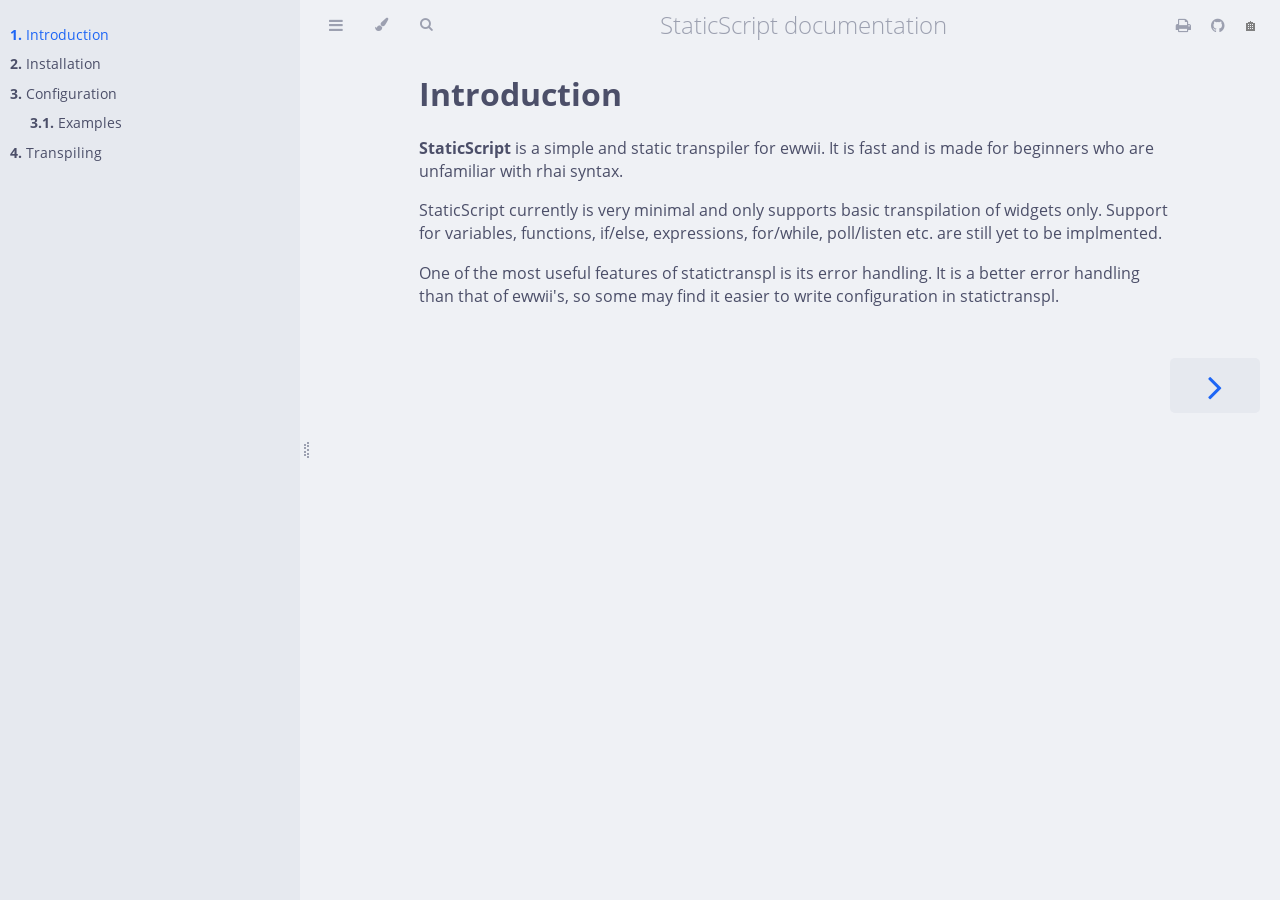
<file: index.html>
<!DOCTYPE HTML>
<html lang="en" class="latte sidebar-visible" dir="ltr">
    <head>
        <!-- Book generated using mdBook -->
        <meta charset="UTF-8">
        <title>Introduction - StaticScript documentation</title>


        <!-- Custom HTML head -->

        <meta name="description" content="">
        <meta name="viewport" content="width=device-width, initial-scale=1">
        <meta name="theme-color" content="#ffffff">

        <link rel="icon" href="favicon.svg">
        <link rel="shortcut icon" href="favicon.png">
        <link rel="stylesheet" href="css/variables.css">
        <link rel="stylesheet" href="css/general.css">
        <link rel="stylesheet" href="css/chrome.css">
        <link rel="stylesheet" href="css/print.css" media="print">

        <!-- Fonts -->
        <link rel="stylesheet" href="FontAwesome/css/font-awesome.css">
        <link rel="stylesheet" href="fonts/fonts.css">

        <!-- Highlight.js Stylesheets -->
        <link rel="stylesheet" id="highlight-css" href="highlight.css">
        <link rel="stylesheet" id="tomorrow-night-css" href="tomorrow-night.css">
        <link rel="stylesheet" id="ayu-highlight-css" href="ayu-highlight.css">

        <!-- Custom theme stylesheets -->
        <link rel="stylesheet" href="./theme/catppuccin.css">
        <link rel="stylesheet" href="./theme/ewwii.css">


        <!-- Provide site root and default themes to javascript -->
        <script>
            const path_to_root = "";
            const default_light_theme = "latte";
            const default_dark_theme = "ewwii";
            window.path_to_searchindex_js = "searchindex.js";
        </script>
        <!-- Start loading toc.js asap -->
        <script src="toc.js"></script>
    </head>
    <body>
    <div id="mdbook-help-container">
        <div id="mdbook-help-popup">
            <h2 class="mdbook-help-title">Keyboard shortcuts</h2>
            <div>
                <p>Press <kbd>←</kbd> or <kbd>→</kbd> to navigate between chapters</p>
                <p>Press <kbd>S</kbd> or <kbd>/</kbd> to search in the book</p>
                <p>Press <kbd>?</kbd> to show this help</p>
                <p>Press <kbd>Esc</kbd> to hide this help</p>
            </div>
        </div>
    </div>
    <div id="body-container">
        <!-- Work around some values being stored in localStorage wrapped in quotes -->
        <script>
            try {
                let theme = localStorage.getItem('mdbook-theme');
                let sidebar = localStorage.getItem('mdbook-sidebar');

                if (theme.startsWith('"') && theme.endsWith('"')) {
                    localStorage.setItem('mdbook-theme', theme.slice(1, theme.length - 1));
                }

                if (sidebar.startsWith('"') && sidebar.endsWith('"')) {
                    localStorage.setItem('mdbook-sidebar', sidebar.slice(1, sidebar.length - 1));
                }
            } catch (e) { }
        </script>

        <!-- Set the theme before any content is loaded, prevents flash -->
        <script>
            const default_theme = window.matchMedia("(prefers-color-scheme: dark)").matches ? default_dark_theme : default_light_theme;
            let theme;
            try { theme = localStorage.getItem('mdbook-theme'); } catch(e) { }
            if (theme === null || theme === undefined) { theme = default_theme; }
            const html = document.documentElement;
            html.classList.remove('latte')
            html.classList.add(theme);
            html.classList.add("js");
        </script>

        <input type="checkbox" id="sidebar-toggle-anchor" class="hidden">

        <!-- Hide / unhide sidebar before it is displayed -->
        <script>
            let sidebar = null;
            const sidebar_toggle = document.getElementById("sidebar-toggle-anchor");
            if (document.body.clientWidth >= 1080) {
                try { sidebar = localStorage.getItem('mdbook-sidebar'); } catch(e) { }
                sidebar = sidebar || 'visible';
            } else {
                sidebar = 'hidden';
                sidebar_toggle.checked = false;
            }
            if (sidebar === 'visible') {
                sidebar_toggle.checked = true;
            } else {
                html.classList.remove('sidebar-visible');
            }
        </script>

        <nav id="sidebar" class="sidebar" aria-label="Table of contents">
            <!-- populated by js -->
            <mdbook-sidebar-scrollbox class="sidebar-scrollbox"></mdbook-sidebar-scrollbox>
            <noscript>
                <iframe class="sidebar-iframe-outer" src="toc.html"></iframe>
            </noscript>
            <div id="sidebar-resize-handle" class="sidebar-resize-handle">
                <div class="sidebar-resize-indicator"></div>
            </div>
        </nav>

        <div id="page-wrapper" class="page-wrapper">

            <div class="page">
                <div id="menu-bar-hover-placeholder"></div>
                <div id="menu-bar" class="menu-bar sticky">
                    <div class="left-buttons">
                        <label id="sidebar-toggle" class="icon-button" for="sidebar-toggle-anchor" title="Toggle Table of Contents" aria-label="Toggle Table of Contents" aria-controls="sidebar">
                            <i class="fa fa-bars"></i>
                        </label>
                        <button id="theme-toggle" class="icon-button" type="button" title="Change theme" aria-label="Change theme" aria-haspopup="true" aria-expanded="false" aria-controls="theme-list">
                            <i class="fa fa-paint-brush"></i>
                        </button>
                        <ul id="theme-list" class="theme-popup" aria-label="Themes" role="menu">
                            <li role="none"><button role="menuitem" class="theme" id="default_theme">Auto</button></li>
                            <li role="none"><button role="menuitem" class="theme" id="light">Light</button></li>
                            <li role="none"><button role="menuitem" class="theme" id="rust">Rust</button></li>
                            <li role="none"><button role="menuitem" class="theme" id="coal">Coal</button></li>
                            <li role="none"><button role="menuitem" class="theme" id="navy">Navy</button></li>
                            <li role="none"><button role="menuitem" class="theme" id="ayu">Ayu</button></li>
                            <li role="none"><button role="menuitem" class="theme" id="latte">Latte</button></li>
                            <li role="none"><button role="menuitem" class="theme" id="frappe">Frappé</button></li>
                            <li role="none"><button role="menuitem" class="theme" id="macchiato">Macchiato</button></li>
                            <li role="none"><button role="menuitem" class="theme" id="mocha">Mocha</button></li>
                            <li role="none"><button role="menuitem" class="theme" id="ewwii">Ewwii</button></li>
                        </ul>
                        <button id="search-toggle" class="icon-button" type="button" title="Search (`/`)" aria-label="Toggle Searchbar" aria-expanded="false" aria-keyshortcuts="/ s" aria-controls="searchbar">
                            <i class="fa fa-search"></i>
                        </button>
                    </div>

                    <h1 class="menu-title">StaticScript documentation</h1>

                    <div class="right-buttons">
                        <a href="print.html" title="Print this book" aria-label="Print this book">
                            <i id="print-button" class="fa fa-print"></i>
                        </a>
                        <a href="https://github.com/Ewwii-sh/staticscript" title="Git repository" aria-label="Git repository">
                            <i id="git-repository-button" class="fa fa-github"></i>
                        </a>

                    </div>
                </div>

                <div id="search-wrapper" class="hidden">
                    <form id="searchbar-outer" class="searchbar-outer">
                        <div class="search-wrapper">
                            <input type="search" id="searchbar" name="searchbar" placeholder="Search this book ..." aria-controls="searchresults-outer" aria-describedby="searchresults-header">
                            <div class="spinner-wrapper">
                                <i class="fa fa-spinner fa-spin"></i>
                            </div>
                        </div>
                    </form>
                    <div id="searchresults-outer" class="searchresults-outer hidden">
                        <div id="searchresults-header" class="searchresults-header"></div>
                        <ul id="searchresults">
                        </ul>
                    </div>
                </div>

                <!-- Apply ARIA attributes after the sidebar and the sidebar toggle button are added to the DOM -->
                <script>
                    document.getElementById('sidebar-toggle').setAttribute('aria-expanded', sidebar === 'visible');
                    document.getElementById('sidebar').setAttribute('aria-hidden', sidebar !== 'visible');
                    Array.from(document.querySelectorAll('#sidebar a')).forEach(function(link) {
                        link.setAttribute('tabIndex', sidebar === 'visible' ? 0 : -1);
                    });
                </script>

                <div id="content" class="content">
                    <main>
                        <h1 id="introduction"><a class="header" href="#introduction">Introduction</a></h1>
<p><strong>StaticScript</strong> is a simple and static transpiler for ewwii. It is fast and is made for beginners who are unfamiliar with rhai syntax.</p>
<p>StaticScript currently is very minimal and only supports basic transpilation of widgets only. Support for variables, functions, if/else, expressions, for/while, poll/listen etc. are still yet to be implmented.</p>
<p>One of the most useful features of statictranspl is its error handling. It is a better error handling than that of ewwii's, so some may find it easier to write configuration in statictranspl.</p>

                    </main>

                    <nav class="nav-wrapper" aria-label="Page navigation">
                        <!-- Mobile navigation buttons -->

                            <a rel="next prefetch" href="installation.html" class="mobile-nav-chapters next" title="Next chapter" aria-label="Next chapter" aria-keyshortcuts="Right">
                                <i class="fa fa-angle-right"></i>
                            </a>

                        <div style="clear: both"></div>
                    </nav>
                </div>
            </div>

            <nav class="nav-wide-wrapper" aria-label="Page navigation">

                    <a rel="next prefetch" href="installation.html" class="nav-chapters next" title="Next chapter" aria-label="Next chapter" aria-keyshortcuts="Right">
                        <i class="fa fa-angle-right"></i>
                    </a>
            </nav>

        </div>




        <script>
            window.playground_copyable = true;
        </script>


        <script src="elasticlunr.min.js"></script>
        <script src="mark.min.js"></script>
        <script src="searcher.js"></script>

        <script src="clipboard.min.js"></script>
        <script src="highlight.js"></script>
        <script src="book.js"></script>

        <!-- Custom JS scripts -->
        <script src="js/home_button.js"></script>



    </div>
    </body>
</html>
</file>
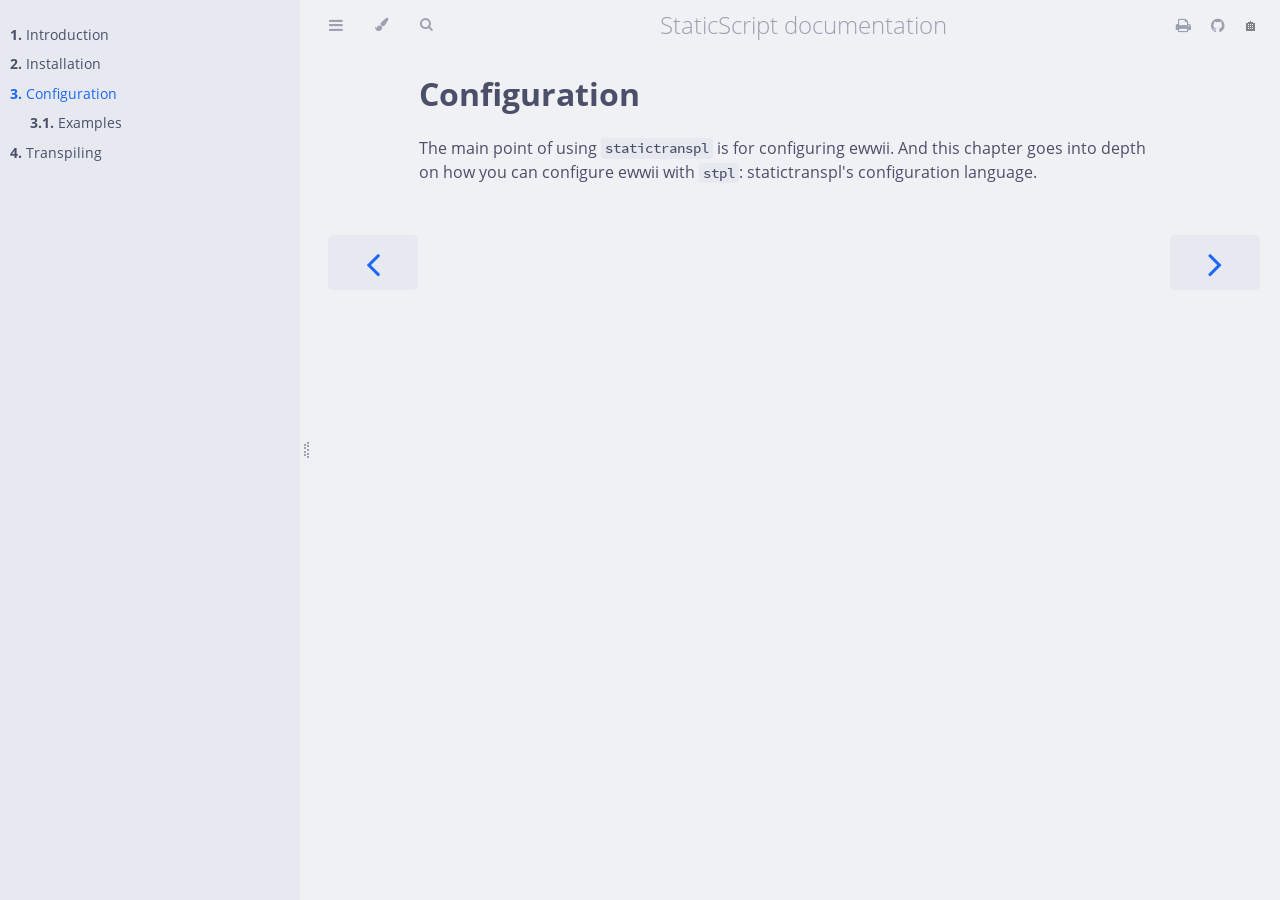
<file: configuration-intro.html>
<!DOCTYPE HTML>
<html lang="en" class="latte sidebar-visible" dir="ltr">
    <head>
        <!-- Book generated using mdBook -->
        <meta charset="UTF-8">
        <title>Configuration - StaticScript documentation</title>


        <!-- Custom HTML head -->

        <meta name="description" content="">
        <meta name="viewport" content="width=device-width, initial-scale=1">
        <meta name="theme-color" content="#ffffff">

        <link rel="icon" href="favicon.svg">
        <link rel="shortcut icon" href="favicon.png">
        <link rel="stylesheet" href="css/variables.css">
        <link rel="stylesheet" href="css/general.css">
        <link rel="stylesheet" href="css/chrome.css">
        <link rel="stylesheet" href="css/print.css" media="print">

        <!-- Fonts -->
        <link rel="stylesheet" href="FontAwesome/css/font-awesome.css">
        <link rel="stylesheet" href="fonts/fonts.css">

        <!-- Highlight.js Stylesheets -->
        <link rel="stylesheet" id="highlight-css" href="highlight.css">
        <link rel="stylesheet" id="tomorrow-night-css" href="tomorrow-night.css">
        <link rel="stylesheet" id="ayu-highlight-css" href="ayu-highlight.css">

        <!-- Custom theme stylesheets -->
        <link rel="stylesheet" href="./theme/catppuccin.css">
        <link rel="stylesheet" href="./theme/ewwii.css">


        <!-- Provide site root and default themes to javascript -->
        <script>
            const path_to_root = "";
            const default_light_theme = "latte";
            const default_dark_theme = "ewwii";
            window.path_to_searchindex_js = "searchindex.js";
        </script>
        <!-- Start loading toc.js asap -->
        <script src="toc.js"></script>
    </head>
    <body>
    <div id="mdbook-help-container">
        <div id="mdbook-help-popup">
            <h2 class="mdbook-help-title">Keyboard shortcuts</h2>
            <div>
                <p>Press <kbd>←</kbd> or <kbd>→</kbd> to navigate between chapters</p>
                <p>Press <kbd>S</kbd> or <kbd>/</kbd> to search in the book</p>
                <p>Press <kbd>?</kbd> to show this help</p>
                <p>Press <kbd>Esc</kbd> to hide this help</p>
            </div>
        </div>
    </div>
    <div id="body-container">
        <!-- Work around some values being stored in localStorage wrapped in quotes -->
        <script>
            try {
                let theme = localStorage.getItem('mdbook-theme');
                let sidebar = localStorage.getItem('mdbook-sidebar');

                if (theme.startsWith('"') && theme.endsWith('"')) {
                    localStorage.setItem('mdbook-theme', theme.slice(1, theme.length - 1));
                }

                if (sidebar.startsWith('"') && sidebar.endsWith('"')) {
                    localStorage.setItem('mdbook-sidebar', sidebar.slice(1, sidebar.length - 1));
                }
            } catch (e) { }
        </script>

        <!-- Set the theme before any content is loaded, prevents flash -->
        <script>
            const default_theme = window.matchMedia("(prefers-color-scheme: dark)").matches ? default_dark_theme : default_light_theme;
            let theme;
            try { theme = localStorage.getItem('mdbook-theme'); } catch(e) { }
            if (theme === null || theme === undefined) { theme = default_theme; }
            const html = document.documentElement;
            html.classList.remove('latte')
            html.classList.add(theme);
            html.classList.add("js");
        </script>

        <input type="checkbox" id="sidebar-toggle-anchor" class="hidden">

        <!-- Hide / unhide sidebar before it is displayed -->
        <script>
            let sidebar = null;
            const sidebar_toggle = document.getElementById("sidebar-toggle-anchor");
            if (document.body.clientWidth >= 1080) {
                try { sidebar = localStorage.getItem('mdbook-sidebar'); } catch(e) { }
                sidebar = sidebar || 'visible';
            } else {
                sidebar = 'hidden';
                sidebar_toggle.checked = false;
            }
            if (sidebar === 'visible') {
                sidebar_toggle.checked = true;
            } else {
                html.classList.remove('sidebar-visible');
            }
        </script>

        <nav id="sidebar" class="sidebar" aria-label="Table of contents">
            <!-- populated by js -->
            <mdbook-sidebar-scrollbox class="sidebar-scrollbox"></mdbook-sidebar-scrollbox>
            <noscript>
                <iframe class="sidebar-iframe-outer" src="toc.html"></iframe>
            </noscript>
            <div id="sidebar-resize-handle" class="sidebar-resize-handle">
                <div class="sidebar-resize-indicator"></div>
            </div>
        </nav>

        <div id="page-wrapper" class="page-wrapper">

            <div class="page">
                <div id="menu-bar-hover-placeholder"></div>
                <div id="menu-bar" class="menu-bar sticky">
                    <div class="left-buttons">
                        <label id="sidebar-toggle" class="icon-button" for="sidebar-toggle-anchor" title="Toggle Table of Contents" aria-label="Toggle Table of Contents" aria-controls="sidebar">
                            <i class="fa fa-bars"></i>
                        </label>
                        <button id="theme-toggle" class="icon-button" type="button" title="Change theme" aria-label="Change theme" aria-haspopup="true" aria-expanded="false" aria-controls="theme-list">
                            <i class="fa fa-paint-brush"></i>
                        </button>
                        <ul id="theme-list" class="theme-popup" aria-label="Themes" role="menu">
                            <li role="none"><button role="menuitem" class="theme" id="default_theme">Auto</button></li>
                            <li role="none"><button role="menuitem" class="theme" id="light">Light</button></li>
                            <li role="none"><button role="menuitem" class="theme" id="rust">Rust</button></li>
                            <li role="none"><button role="menuitem" class="theme" id="coal">Coal</button></li>
                            <li role="none"><button role="menuitem" class="theme" id="navy">Navy</button></li>
                            <li role="none"><button role="menuitem" class="theme" id="ayu">Ayu</button></li>
                            <li role="none"><button role="menuitem" class="theme" id="latte">Latte</button></li>
                            <li role="none"><button role="menuitem" class="theme" id="frappe">Frappé</button></li>
                            <li role="none"><button role="menuitem" class="theme" id="macchiato">Macchiato</button></li>
                            <li role="none"><button role="menuitem" class="theme" id="mocha">Mocha</button></li>
                            <li role="none"><button role="menuitem" class="theme" id="ewwii">Ewwii</button></li>
                        </ul>
                        <button id="search-toggle" class="icon-button" type="button" title="Search (`/`)" aria-label="Toggle Searchbar" aria-expanded="false" aria-keyshortcuts="/ s" aria-controls="searchbar">
                            <i class="fa fa-search"></i>
                        </button>
                    </div>

                    <h1 class="menu-title">StaticScript documentation</h1>

                    <div class="right-buttons">
                        <a href="print.html" title="Print this book" aria-label="Print this book">
                            <i id="print-button" class="fa fa-print"></i>
                        </a>
                        <a href="https://github.com/Ewwii-sh/staticscript" title="Git repository" aria-label="Git repository">
                            <i id="git-repository-button" class="fa fa-github"></i>
                        </a>

                    </div>
                </div>

                <div id="search-wrapper" class="hidden">
                    <form id="searchbar-outer" class="searchbar-outer">
                        <div class="search-wrapper">
                            <input type="search" id="searchbar" name="searchbar" placeholder="Search this book ..." aria-controls="searchresults-outer" aria-describedby="searchresults-header">
                            <div class="spinner-wrapper">
                                <i class="fa fa-spinner fa-spin"></i>
                            </div>
                        </div>
                    </form>
                    <div id="searchresults-outer" class="searchresults-outer hidden">
                        <div id="searchresults-header" class="searchresults-header"></div>
                        <ul id="searchresults">
                        </ul>
                    </div>
                </div>

                <!-- Apply ARIA attributes after the sidebar and the sidebar toggle button are added to the DOM -->
                <script>
                    document.getElementById('sidebar-toggle').setAttribute('aria-expanded', sidebar === 'visible');
                    document.getElementById('sidebar').setAttribute('aria-hidden', sidebar !== 'visible');
                    Array.from(document.querySelectorAll('#sidebar a')).forEach(function(link) {
                        link.setAttribute('tabIndex', sidebar === 'visible' ? 0 : -1);
                    });
                </script>

                <div id="content" class="content">
                    <main>
                        <h1 id="configuration"><a class="header" href="#configuration">Configuration</a></h1>
<p>The main point of using <code>statictranspl</code> is for configuring ewwii. And this chapter goes into depth on how you can configure ewwii with <code>stpl</code>: statictranspl's configuration language.</p>

                    </main>

                    <nav class="nav-wrapper" aria-label="Page navigation">
                        <!-- Mobile navigation buttons -->
                            <a rel="prev" href="installation.html" class="mobile-nav-chapters previous" title="Previous chapter" aria-label="Previous chapter" aria-keyshortcuts="Left">
                                <i class="fa fa-angle-left"></i>
                            </a>

                            <a rel="next prefetch" href="examples.html" class="mobile-nav-chapters next" title="Next chapter" aria-label="Next chapter" aria-keyshortcuts="Right">
                                <i class="fa fa-angle-right"></i>
                            </a>

                        <div style="clear: both"></div>
                    </nav>
                </div>
            </div>

            <nav class="nav-wide-wrapper" aria-label="Page navigation">
                    <a rel="prev" href="installation.html" class="nav-chapters previous" title="Previous chapter" aria-label="Previous chapter" aria-keyshortcuts="Left">
                        <i class="fa fa-angle-left"></i>
                    </a>

                    <a rel="next prefetch" href="examples.html" class="nav-chapters next" title="Next chapter" aria-label="Next chapter" aria-keyshortcuts="Right">
                        <i class="fa fa-angle-right"></i>
                    </a>
            </nav>

        </div>




        <script>
            window.playground_copyable = true;
        </script>


        <script src="elasticlunr.min.js"></script>
        <script src="mark.min.js"></script>
        <script src="searcher.js"></script>

        <script src="clipboard.min.js"></script>
        <script src="highlight.js"></script>
        <script src="book.js"></script>

        <!-- Custom JS scripts -->
        <script src="js/home_button.js"></script>



    </div>
    </body>
</html>
</file>
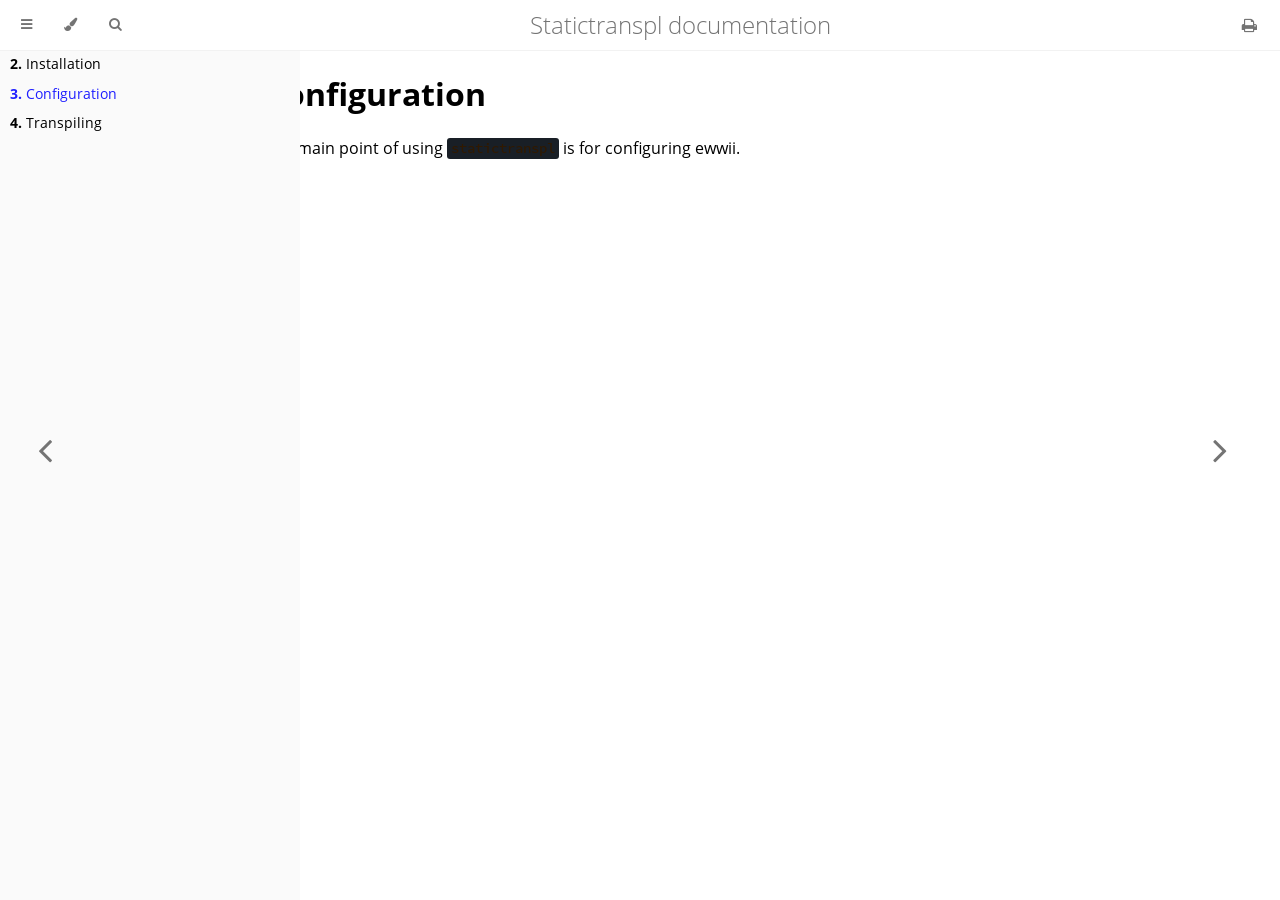
<file: configuration.html>
<!DOCTYPE HTML>
<html lang="en" class="sidebar-visible no-js light">
    <head>
        <!-- Book generated using mdBook -->
        <meta charset="UTF-8">
        <title>Configuration - Statictranspl documentation</title>
        
        


        <!-- Custom HTML head -->
        


        <meta content="text/html; charset=utf-8" http-equiv="Content-Type">
        <meta name="description" content="">
        <meta name="viewport" content="width=device-width, initial-scale=1">
        <meta name="theme-color" content="#ffffff" />

        
        <link rel="icon" href="favicon.svg">
        
        
        <link rel="shortcut icon" href="favicon.png">
        
        <link rel="stylesheet" href="css/variables.css">
        <link rel="stylesheet" href="css/general.css">
        <link rel="stylesheet" href="css/chrome.css">
        
        <link rel="stylesheet" href="css/print.css" media="print">
        

        <!-- Fonts -->
        <link rel="stylesheet" href="FontAwesome/css/font-awesome.css">
        
        <link rel="stylesheet" href="fonts/fonts.css">
        

        <!-- Highlight.js Stylesheets -->
        <link rel="stylesheet" href="highlight.css">
        <link rel="stylesheet" href="tomorrow-night.css">
        <link rel="stylesheet" href="ayu-highlight.css">

        <!-- Custom theme stylesheets -->
        

        
    </head>
    <body>
        <!-- Provide site root to javascript -->
        <script type="text/javascript">
            var path_to_root = "";
            var default_theme = window.matchMedia("(prefers-color-scheme: dark)").matches ? "navy" : "light";
        </script>

        <!-- Work around some values being stored in localStorage wrapped in quotes -->
        <script type="text/javascript">
            try {
                var theme = localStorage.getItem('mdbook-theme');
                var sidebar = localStorage.getItem('mdbook-sidebar');

                if (theme.startsWith('"') && theme.endsWith('"')) {
                    localStorage.setItem('mdbook-theme', theme.slice(1, theme.length - 1));
                }

                if (sidebar.startsWith('"') && sidebar.endsWith('"')) {
                    localStorage.setItem('mdbook-sidebar', sidebar.slice(1, sidebar.length - 1));
                }
            } catch (e) { }
        </script>

        <!-- Set the theme before any content is loaded, prevents flash -->
        <script type="text/javascript">
            var theme;
            try { theme = localStorage.getItem('mdbook-theme'); } catch(e) { }
            if (theme === null || theme === undefined) { theme = default_theme; }
            var html = document.querySelector('html');
            html.classList.remove('no-js')
            html.classList.remove('light')
            html.classList.add(theme);
            html.classList.add('js');
        </script>

        <!-- Hide / unhide sidebar before it is displayed -->
        <script type="text/javascript">
            var html = document.querySelector('html');
            var sidebar = 'hidden';
            if (document.body.clientWidth >= 1080) {
                try { sidebar = localStorage.getItem('mdbook-sidebar'); } catch(e) { }
                sidebar = sidebar || 'visible';
            }
            html.classList.remove('sidebar-visible');
            html.classList.add("sidebar-" + sidebar);
        </script>

        <nav id="sidebar" class="sidebar" aria-label="Table of contents">
            <div class="sidebar-scrollbox">
                <ol class="chapter"><li class="chapter-item expanded "><a href="introduction.html"><strong aria-hidden="true">1.</strong> Introduction</a></li><li class="chapter-item expanded "><a href="installation.html"><strong aria-hidden="true">2.</strong> Installation</a></li><li class="chapter-item expanded "><a href="configuration.html" class="active"><strong aria-hidden="true">3.</strong> Configuration</a></li><li class="chapter-item expanded "><a href="transpiling.html"><strong aria-hidden="true">4.</strong> Transpiling</a></li></ol>
            </div>
            <div id="sidebar-resize-handle" class="sidebar-resize-handle"></div>
        </nav>

        <div id="page-wrapper" class="page-wrapper">

            <div class="page">
                
                <div id="menu-bar-hover-placeholder"></div>
                <div id="menu-bar" class="menu-bar sticky bordered">
                    <div class="left-buttons">
                        <button id="sidebar-toggle" class="icon-button" type="button" title="Toggle Table of Contents" aria-label="Toggle Table of Contents" aria-controls="sidebar">
                            <i class="fa fa-bars"></i>
                        </button>
                        <button id="theme-toggle" class="icon-button" type="button" title="Change theme" aria-label="Change theme" aria-haspopup="true" aria-expanded="false" aria-controls="theme-list">
                            <i class="fa fa-paint-brush"></i>
                        </button>
                        <ul id="theme-list" class="theme-popup" aria-label="Themes" role="menu">
                            <li role="none"><button role="menuitem" class="theme" id="light">Light (default)</button></li>
                            <li role="none"><button role="menuitem" class="theme" id="rust">Rust</button></li>
                            <li role="none"><button role="menuitem" class="theme" id="coal">Coal</button></li>
                            <li role="none"><button role="menuitem" class="theme" id="navy">Navy</button></li>
                            <li role="none"><button role="menuitem" class="theme" id="ayu">Ayu</button></li>
                        </ul>
                        
                        <button id="search-toggle" class="icon-button" type="button" title="Search. (Shortkey: s)" aria-label="Toggle Searchbar" aria-expanded="false" aria-keyshortcuts="S" aria-controls="searchbar">
                            <i class="fa fa-search"></i>
                        </button>
                        
                    </div>

                    <h1 class="menu-title">Statictranspl documentation</h1>

                    <div class="right-buttons">
                        
                        <a href="print.html" title="Print this book" aria-label="Print this book">
                            <i id="print-button" class="fa fa-print"></i>
                        </a>
                        
                        
                        

                    </div>
                </div>

                
                <div id="search-wrapper" class="hidden">
                    <form id="searchbar-outer" class="searchbar-outer">
                        <input type="search" id="searchbar" name="searchbar" placeholder="Search this book ..." aria-controls="searchresults-outer" aria-describedby="searchresults-header">
                    </form>
                    <div id="searchresults-outer" class="searchresults-outer hidden">
                        <div id="searchresults-header" class="searchresults-header"></div>
                        <ul id="searchresults">
                        </ul>
                    </div>
                </div>
                

                <!-- Apply ARIA attributes after the sidebar and the sidebar toggle button are added to the DOM -->
                <script type="text/javascript">
                    document.getElementById('sidebar-toggle').setAttribute('aria-expanded', sidebar === 'visible');
                    document.getElementById('sidebar').setAttribute('aria-hidden', sidebar !== 'visible');
                    Array.from(document.querySelectorAll('#sidebar a')).forEach(function(link) {
                        link.setAttribute('tabIndex', sidebar === 'visible' ? 0 : -1);
                    });
                </script>

                <div id="content" class="content">
                    <main>
                        <h1 id="configuration"><a class="header" href="#configuration">Configuration</a></h1>
<p>The main point of using <code>statictranspl</code> is for configuring ewwii.</p>

                    </main>

                    <nav class="nav-wrapper" aria-label="Page navigation">
                        <!-- Mobile navigation buttons -->
                        
                            <a rel="prev" href="installation.html" class="mobile-nav-chapters previous" title="Previous chapter" aria-label="Previous chapter" aria-keyshortcuts="Left">
                                <i class="fa fa-angle-left"></i>
                            </a>
                        

                        
                            <a rel="next" href="transpiling.html" class="mobile-nav-chapters next" title="Next chapter" aria-label="Next chapter" aria-keyshortcuts="Right">
                                <i class="fa fa-angle-right"></i>
                            </a>
                        

                        <div style="clear: both"></div>
                    </nav>
                </div>
            </div>

            <nav class="nav-wide-wrapper" aria-label="Page navigation">
                
                    <a rel="prev" href="installation.html" class="nav-chapters previous" title="Previous chapter" aria-label="Previous chapter" aria-keyshortcuts="Left">
                        <i class="fa fa-angle-left"></i>
                    </a>
                

                
                    <a rel="next" href="transpiling.html" class="nav-chapters next" title="Next chapter" aria-label="Next chapter" aria-keyshortcuts="Right">
                        <i class="fa fa-angle-right"></i>
                    </a>
                
            </nav>

        </div>

        

        

        

        
        <script type="text/javascript">
            window.playground_copyable = true;
        </script>
        

        

        
        <script src="elasticlunr.min.js" type="text/javascript" charset="utf-8"></script>
        <script src="mark.min.js" type="text/javascript" charset="utf-8"></script>
        <script src="searcher.js" type="text/javascript" charset="utf-8"></script>
        

        <script src="clipboard.min.js" type="text/javascript" charset="utf-8"></script>
        <script src="highlight.js" type="text/javascript" charset="utf-8"></script>
        <script src="book.js" type="text/javascript" charset="utf-8"></script>

        <!-- Custom JS scripts -->
        

        

    </body>
</html>
</file>
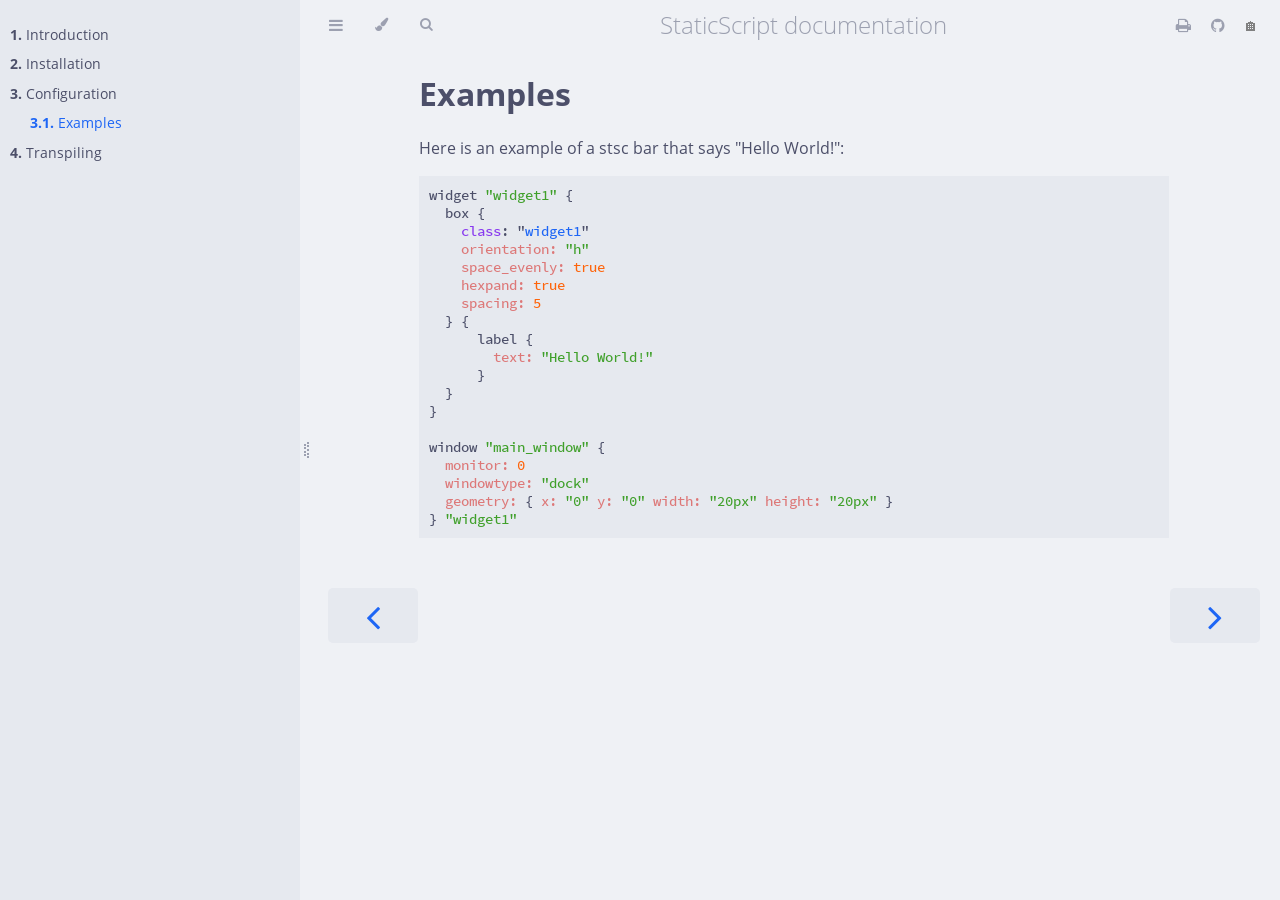
<file: examples.html>
<!DOCTYPE HTML>
<html lang="en" class="latte sidebar-visible" dir="ltr">
    <head>
        <!-- Book generated using mdBook -->
        <meta charset="UTF-8">
        <title>Examples - StaticScript documentation</title>


        <!-- Custom HTML head -->

        <meta name="description" content="">
        <meta name="viewport" content="width=device-width, initial-scale=1">
        <meta name="theme-color" content="#ffffff">

        <link rel="icon" href="favicon.svg">
        <link rel="shortcut icon" href="favicon.png">
        <link rel="stylesheet" href="css/variables.css">
        <link rel="stylesheet" href="css/general.css">
        <link rel="stylesheet" href="css/chrome.css">
        <link rel="stylesheet" href="css/print.css" media="print">

        <!-- Fonts -->
        <link rel="stylesheet" href="FontAwesome/css/font-awesome.css">
        <link rel="stylesheet" href="fonts/fonts.css">

        <!-- Highlight.js Stylesheets -->
        <link rel="stylesheet" id="highlight-css" href="highlight.css">
        <link rel="stylesheet" id="tomorrow-night-css" href="tomorrow-night.css">
        <link rel="stylesheet" id="ayu-highlight-css" href="ayu-highlight.css">

        <!-- Custom theme stylesheets -->
        <link rel="stylesheet" href="./theme/catppuccin.css">
        <link rel="stylesheet" href="./theme/ewwii.css">


        <!-- Provide site root and default themes to javascript -->
        <script>
            const path_to_root = "";
            const default_light_theme = "latte";
            const default_dark_theme = "ewwii";
            window.path_to_searchindex_js = "searchindex.js";
        </script>
        <!-- Start loading toc.js asap -->
        <script src="toc.js"></script>
    </head>
    <body>
    <div id="mdbook-help-container">
        <div id="mdbook-help-popup">
            <h2 class="mdbook-help-title">Keyboard shortcuts</h2>
            <div>
                <p>Press <kbd>←</kbd> or <kbd>→</kbd> to navigate between chapters</p>
                <p>Press <kbd>S</kbd> or <kbd>/</kbd> to search in the book</p>
                <p>Press <kbd>?</kbd> to show this help</p>
                <p>Press <kbd>Esc</kbd> to hide this help</p>
            </div>
        </div>
    </div>
    <div id="body-container">
        <!-- Work around some values being stored in localStorage wrapped in quotes -->
        <script>
            try {
                let theme = localStorage.getItem('mdbook-theme');
                let sidebar = localStorage.getItem('mdbook-sidebar');

                if (theme.startsWith('"') && theme.endsWith('"')) {
                    localStorage.setItem('mdbook-theme', theme.slice(1, theme.length - 1));
                }

                if (sidebar.startsWith('"') && sidebar.endsWith('"')) {
                    localStorage.setItem('mdbook-sidebar', sidebar.slice(1, sidebar.length - 1));
                }
            } catch (e) { }
        </script>

        <!-- Set the theme before any content is loaded, prevents flash -->
        <script>
            const default_theme = window.matchMedia("(prefers-color-scheme: dark)").matches ? default_dark_theme : default_light_theme;
            let theme;
            try { theme = localStorage.getItem('mdbook-theme'); } catch(e) { }
            if (theme === null || theme === undefined) { theme = default_theme; }
            const html = document.documentElement;
            html.classList.remove('latte')
            html.classList.add(theme);
            html.classList.add("js");
        </script>

        <input type="checkbox" id="sidebar-toggle-anchor" class="hidden">

        <!-- Hide / unhide sidebar before it is displayed -->
        <script>
            let sidebar = null;
            const sidebar_toggle = document.getElementById("sidebar-toggle-anchor");
            if (document.body.clientWidth >= 1080) {
                try { sidebar = localStorage.getItem('mdbook-sidebar'); } catch(e) { }
                sidebar = sidebar || 'visible';
            } else {
                sidebar = 'hidden';
                sidebar_toggle.checked = false;
            }
            if (sidebar === 'visible') {
                sidebar_toggle.checked = true;
            } else {
                html.classList.remove('sidebar-visible');
            }
        </script>

        <nav id="sidebar" class="sidebar" aria-label="Table of contents">
            <!-- populated by js -->
            <mdbook-sidebar-scrollbox class="sidebar-scrollbox"></mdbook-sidebar-scrollbox>
            <noscript>
                <iframe class="sidebar-iframe-outer" src="toc.html"></iframe>
            </noscript>
            <div id="sidebar-resize-handle" class="sidebar-resize-handle">
                <div class="sidebar-resize-indicator"></div>
            </div>
        </nav>

        <div id="page-wrapper" class="page-wrapper">

            <div class="page">
                <div id="menu-bar-hover-placeholder"></div>
                <div id="menu-bar" class="menu-bar sticky">
                    <div class="left-buttons">
                        <label id="sidebar-toggle" class="icon-button" for="sidebar-toggle-anchor" title="Toggle Table of Contents" aria-label="Toggle Table of Contents" aria-controls="sidebar">
                            <i class="fa fa-bars"></i>
                        </label>
                        <button id="theme-toggle" class="icon-button" type="button" title="Change theme" aria-label="Change theme" aria-haspopup="true" aria-expanded="false" aria-controls="theme-list">
                            <i class="fa fa-paint-brush"></i>
                        </button>
                        <ul id="theme-list" class="theme-popup" aria-label="Themes" role="menu">
                            <li role="none"><button role="menuitem" class="theme" id="default_theme">Auto</button></li>
                            <li role="none"><button role="menuitem" class="theme" id="light">Light</button></li>
                            <li role="none"><button role="menuitem" class="theme" id="rust">Rust</button></li>
                            <li role="none"><button role="menuitem" class="theme" id="coal">Coal</button></li>
                            <li role="none"><button role="menuitem" class="theme" id="navy">Navy</button></li>
                            <li role="none"><button role="menuitem" class="theme" id="ayu">Ayu</button></li>
                            <li role="none"><button role="menuitem" class="theme" id="latte">Latte</button></li>
                            <li role="none"><button role="menuitem" class="theme" id="frappe">Frappé</button></li>
                            <li role="none"><button role="menuitem" class="theme" id="macchiato">Macchiato</button></li>
                            <li role="none"><button role="menuitem" class="theme" id="mocha">Mocha</button></li>
                            <li role="none"><button role="menuitem" class="theme" id="ewwii">Ewwii</button></li>
                        </ul>
                        <button id="search-toggle" class="icon-button" type="button" title="Search (`/`)" aria-label="Toggle Searchbar" aria-expanded="false" aria-keyshortcuts="/ s" aria-controls="searchbar">
                            <i class="fa fa-search"></i>
                        </button>
                    </div>

                    <h1 class="menu-title">StaticScript documentation</h1>

                    <div class="right-buttons">
                        <a href="print.html" title="Print this book" aria-label="Print this book">
                            <i id="print-button" class="fa fa-print"></i>
                        </a>
                        <a href="https://github.com/Ewwii-sh/staticscript" title="Git repository" aria-label="Git repository">
                            <i id="git-repository-button" class="fa fa-github"></i>
                        </a>

                    </div>
                </div>

                <div id="search-wrapper" class="hidden">
                    <form id="searchbar-outer" class="searchbar-outer">
                        <div class="search-wrapper">
                            <input type="search" id="searchbar" name="searchbar" placeholder="Search this book ..." aria-controls="searchresults-outer" aria-describedby="searchresults-header">
                            <div class="spinner-wrapper">
                                <i class="fa fa-spinner fa-spin"></i>
                            </div>
                        </div>
                    </form>
                    <div id="searchresults-outer" class="searchresults-outer hidden">
                        <div id="searchresults-header" class="searchresults-header"></div>
                        <ul id="searchresults">
                        </ul>
                    </div>
                </div>

                <!-- Apply ARIA attributes after the sidebar and the sidebar toggle button are added to the DOM -->
                <script>
                    document.getElementById('sidebar-toggle').setAttribute('aria-expanded', sidebar === 'visible');
                    document.getElementById('sidebar').setAttribute('aria-hidden', sidebar !== 'visible');
                    Array.from(document.querySelectorAll('#sidebar a')).forEach(function(link) {
                        link.setAttribute('tabIndex', sidebar === 'visible' ? 0 : -1);
                    });
                </script>

                <div id="content" class="content">
                    <main>
                        <h1 id="examples"><a class="header" href="#examples">Examples</a></h1>
<p>Here is an example of a stsc bar that says "Hello World!":</p>
<pre><code class="language-ruby">widget "widget1" {
  box {
    class: "widget1"
    orientation: "h"
    space_evenly: true
    hexpand: true
    spacing: 5
  } {
      label {
        text: "Hello World!"
      }
  }
}

window "main_window" {
  monitor: 0
  windowtype: "dock"
  geometry: { x: "0" y: "0" width: "20px" height: "20px" }
} "widget1"
</code></pre>

                    </main>

                    <nav class="nav-wrapper" aria-label="Page navigation">
                        <!-- Mobile navigation buttons -->
                            <a rel="prev" href="configuration-intro.html" class="mobile-nav-chapters previous" title="Previous chapter" aria-label="Previous chapter" aria-keyshortcuts="Left">
                                <i class="fa fa-angle-left"></i>
                            </a>

                            <a rel="next prefetch" href="transpiling.html" class="mobile-nav-chapters next" title="Next chapter" aria-label="Next chapter" aria-keyshortcuts="Right">
                                <i class="fa fa-angle-right"></i>
                            </a>

                        <div style="clear: both"></div>
                    </nav>
                </div>
            </div>

            <nav class="nav-wide-wrapper" aria-label="Page navigation">
                    <a rel="prev" href="configuration-intro.html" class="nav-chapters previous" title="Previous chapter" aria-label="Previous chapter" aria-keyshortcuts="Left">
                        <i class="fa fa-angle-left"></i>
                    </a>

                    <a rel="next prefetch" href="transpiling.html" class="nav-chapters next" title="Next chapter" aria-label="Next chapter" aria-keyshortcuts="Right">
                        <i class="fa fa-angle-right"></i>
                    </a>
            </nav>

        </div>




        <script>
            window.playground_copyable = true;
        </script>


        <script src="elasticlunr.min.js"></script>
        <script src="mark.min.js"></script>
        <script src="searcher.js"></script>

        <script src="clipboard.min.js"></script>
        <script src="highlight.js"></script>
        <script src="book.js"></script>

        <!-- Custom JS scripts -->
        <script src="js/home_button.js"></script>



    </div>
    </body>
</html>
</file>
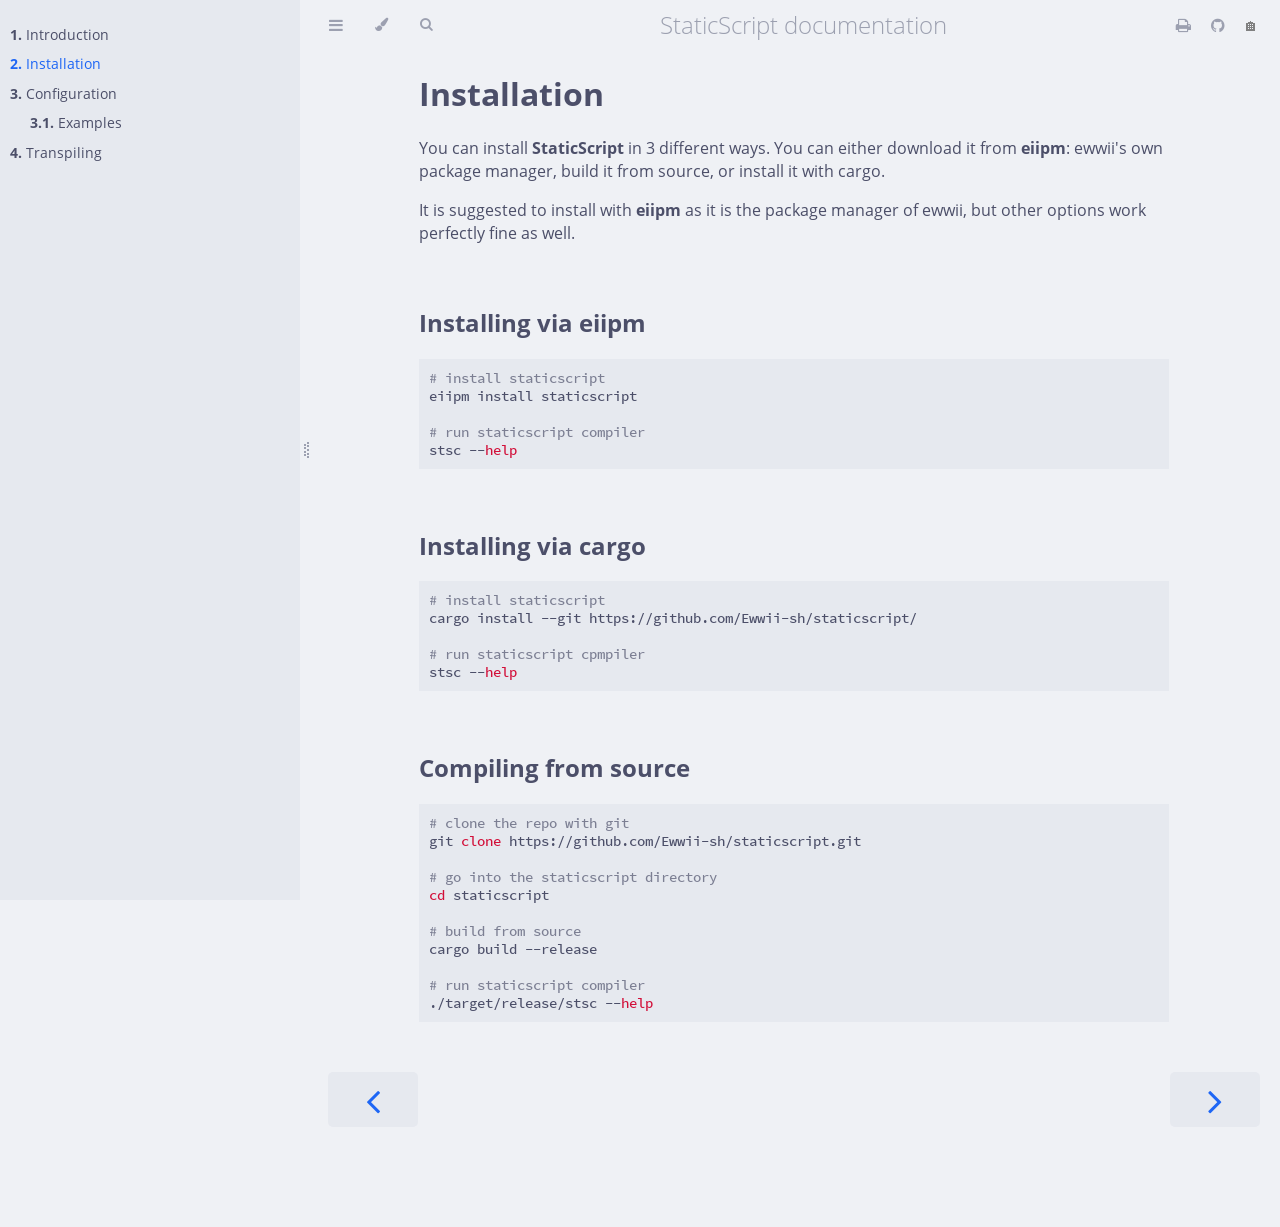
<file: installation.html>
<!DOCTYPE HTML>
<html lang="en" class="latte sidebar-visible" dir="ltr">
    <head>
        <!-- Book generated using mdBook -->
        <meta charset="UTF-8">
        <title>Installation - StaticScript documentation</title>


        <!-- Custom HTML head -->

        <meta name="description" content="">
        <meta name="viewport" content="width=device-width, initial-scale=1">
        <meta name="theme-color" content="#ffffff">

        <link rel="icon" href="favicon.svg">
        <link rel="shortcut icon" href="favicon.png">
        <link rel="stylesheet" href="css/variables.css">
        <link rel="stylesheet" href="css/general.css">
        <link rel="stylesheet" href="css/chrome.css">
        <link rel="stylesheet" href="css/print.css" media="print">

        <!-- Fonts -->
        <link rel="stylesheet" href="FontAwesome/css/font-awesome.css">
        <link rel="stylesheet" href="fonts/fonts.css">

        <!-- Highlight.js Stylesheets -->
        <link rel="stylesheet" id="highlight-css" href="highlight.css">
        <link rel="stylesheet" id="tomorrow-night-css" href="tomorrow-night.css">
        <link rel="stylesheet" id="ayu-highlight-css" href="ayu-highlight.css">

        <!-- Custom theme stylesheets -->
        <link rel="stylesheet" href="./theme/catppuccin.css">
        <link rel="stylesheet" href="./theme/ewwii.css">


        <!-- Provide site root and default themes to javascript -->
        <script>
            const path_to_root = "";
            const default_light_theme = "latte";
            const default_dark_theme = "ewwii";
            window.path_to_searchindex_js = "searchindex.js";
        </script>
        <!-- Start loading toc.js asap -->
        <script src="toc.js"></script>
    </head>
    <body>
    <div id="mdbook-help-container">
        <div id="mdbook-help-popup">
            <h2 class="mdbook-help-title">Keyboard shortcuts</h2>
            <div>
                <p>Press <kbd>←</kbd> or <kbd>→</kbd> to navigate between chapters</p>
                <p>Press <kbd>S</kbd> or <kbd>/</kbd> to search in the book</p>
                <p>Press <kbd>?</kbd> to show this help</p>
                <p>Press <kbd>Esc</kbd> to hide this help</p>
            </div>
        </div>
    </div>
    <div id="body-container">
        <!-- Work around some values being stored in localStorage wrapped in quotes -->
        <script>
            try {
                let theme = localStorage.getItem('mdbook-theme');
                let sidebar = localStorage.getItem('mdbook-sidebar');

                if (theme.startsWith('"') && theme.endsWith('"')) {
                    localStorage.setItem('mdbook-theme', theme.slice(1, theme.length - 1));
                }

                if (sidebar.startsWith('"') && sidebar.endsWith('"')) {
                    localStorage.setItem('mdbook-sidebar', sidebar.slice(1, sidebar.length - 1));
                }
            } catch (e) { }
        </script>

        <!-- Set the theme before any content is loaded, prevents flash -->
        <script>
            const default_theme = window.matchMedia("(prefers-color-scheme: dark)").matches ? default_dark_theme : default_light_theme;
            let theme;
            try { theme = localStorage.getItem('mdbook-theme'); } catch(e) { }
            if (theme === null || theme === undefined) { theme = default_theme; }
            const html = document.documentElement;
            html.classList.remove('latte')
            html.classList.add(theme);
            html.classList.add("js");
        </script>

        <input type="checkbox" id="sidebar-toggle-anchor" class="hidden">

        <!-- Hide / unhide sidebar before it is displayed -->
        <script>
            let sidebar = null;
            const sidebar_toggle = document.getElementById("sidebar-toggle-anchor");
            if (document.body.clientWidth >= 1080) {
                try { sidebar = localStorage.getItem('mdbook-sidebar'); } catch(e) { }
                sidebar = sidebar || 'visible';
            } else {
                sidebar = 'hidden';
                sidebar_toggle.checked = false;
            }
            if (sidebar === 'visible') {
                sidebar_toggle.checked = true;
            } else {
                html.classList.remove('sidebar-visible');
            }
        </script>

        <nav id="sidebar" class="sidebar" aria-label="Table of contents">
            <!-- populated by js -->
            <mdbook-sidebar-scrollbox class="sidebar-scrollbox"></mdbook-sidebar-scrollbox>
            <noscript>
                <iframe class="sidebar-iframe-outer" src="toc.html"></iframe>
            </noscript>
            <div id="sidebar-resize-handle" class="sidebar-resize-handle">
                <div class="sidebar-resize-indicator"></div>
            </div>
        </nav>

        <div id="page-wrapper" class="page-wrapper">

            <div class="page">
                <div id="menu-bar-hover-placeholder"></div>
                <div id="menu-bar" class="menu-bar sticky">
                    <div class="left-buttons">
                        <label id="sidebar-toggle" class="icon-button" for="sidebar-toggle-anchor" title="Toggle Table of Contents" aria-label="Toggle Table of Contents" aria-controls="sidebar">
                            <i class="fa fa-bars"></i>
                        </label>
                        <button id="theme-toggle" class="icon-button" type="button" title="Change theme" aria-label="Change theme" aria-haspopup="true" aria-expanded="false" aria-controls="theme-list">
                            <i class="fa fa-paint-brush"></i>
                        </button>
                        <ul id="theme-list" class="theme-popup" aria-label="Themes" role="menu">
                            <li role="none"><button role="menuitem" class="theme" id="default_theme">Auto</button></li>
                            <li role="none"><button role="menuitem" class="theme" id="light">Light</button></li>
                            <li role="none"><button role="menuitem" class="theme" id="rust">Rust</button></li>
                            <li role="none"><button role="menuitem" class="theme" id="coal">Coal</button></li>
                            <li role="none"><button role="menuitem" class="theme" id="navy">Navy</button></li>
                            <li role="none"><button role="menuitem" class="theme" id="ayu">Ayu</button></li>
                            <li role="none"><button role="menuitem" class="theme" id="latte">Latte</button></li>
                            <li role="none"><button role="menuitem" class="theme" id="frappe">Frappé</button></li>
                            <li role="none"><button role="menuitem" class="theme" id="macchiato">Macchiato</button></li>
                            <li role="none"><button role="menuitem" class="theme" id="mocha">Mocha</button></li>
                            <li role="none"><button role="menuitem" class="theme" id="ewwii">Ewwii</button></li>
                        </ul>
                        <button id="search-toggle" class="icon-button" type="button" title="Search (`/`)" aria-label="Toggle Searchbar" aria-expanded="false" aria-keyshortcuts="/ s" aria-controls="searchbar">
                            <i class="fa fa-search"></i>
                        </button>
                    </div>

                    <h1 class="menu-title">StaticScript documentation</h1>

                    <div class="right-buttons">
                        <a href="print.html" title="Print this book" aria-label="Print this book">
                            <i id="print-button" class="fa fa-print"></i>
                        </a>
                        <a href="https://github.com/Ewwii-sh/staticscript" title="Git repository" aria-label="Git repository">
                            <i id="git-repository-button" class="fa fa-github"></i>
                        </a>

                    </div>
                </div>

                <div id="search-wrapper" class="hidden">
                    <form id="searchbar-outer" class="searchbar-outer">
                        <div class="search-wrapper">
                            <input type="search" id="searchbar" name="searchbar" placeholder="Search this book ..." aria-controls="searchresults-outer" aria-describedby="searchresults-header">
                            <div class="spinner-wrapper">
                                <i class="fa fa-spinner fa-spin"></i>
                            </div>
                        </div>
                    </form>
                    <div id="searchresults-outer" class="searchresults-outer hidden">
                        <div id="searchresults-header" class="searchresults-header"></div>
                        <ul id="searchresults">
                        </ul>
                    </div>
                </div>

                <!-- Apply ARIA attributes after the sidebar and the sidebar toggle button are added to the DOM -->
                <script>
                    document.getElementById('sidebar-toggle').setAttribute('aria-expanded', sidebar === 'visible');
                    document.getElementById('sidebar').setAttribute('aria-hidden', sidebar !== 'visible');
                    Array.from(document.querySelectorAll('#sidebar a')).forEach(function(link) {
                        link.setAttribute('tabIndex', sidebar === 'visible' ? 0 : -1);
                    });
                </script>

                <div id="content" class="content">
                    <main>
                        <h1 id="installation"><a class="header" href="#installation">Installation</a></h1>
<p>You can install <strong>StaticScript</strong> in 3 different ways. You can either download it from <strong>eiipm</strong>: ewwii's own package manager, build it from source, or install it with cargo.</p>
<p>It is suggested to install with <strong>eiipm</strong> as it is the package manager of ewwii, but other options work perfectly fine as well.</p>
<h2 id="installing-via-eiipm"><a class="header" href="#installing-via-eiipm">Installing via eiipm</a></h2>
<pre><code class="language-bash"># install staticscript
eiipm install staticscript

# run staticscript compiler
stsc --help
</code></pre>
<h2 id="installing-via-cargo"><a class="header" href="#installing-via-cargo">Installing via cargo</a></h2>
<pre><code class="language-bash"># install staticscript
cargo install --git https://github.com/Ewwii-sh/staticscript/

# run staticscript cpmpiler
stsc --help
</code></pre>
<h2 id="compiling-from-source"><a class="header" href="#compiling-from-source">Compiling from source</a></h2>
<pre><code class="language-bash"># clone the repo with git
git clone https://github.com/Ewwii-sh/staticscript.git

# go into the staticscript directory
cd staticscript

# build from source
cargo build --release

# run staticscript compiler
./target/release/stsc --help
</code></pre>

                    </main>

                    <nav class="nav-wrapper" aria-label="Page navigation">
                        <!-- Mobile navigation buttons -->
                            <a rel="prev" href="introduction.html" class="mobile-nav-chapters previous" title="Previous chapter" aria-label="Previous chapter" aria-keyshortcuts="Left">
                                <i class="fa fa-angle-left"></i>
                            </a>

                            <a rel="next prefetch" href="configuration-intro.html" class="mobile-nav-chapters next" title="Next chapter" aria-label="Next chapter" aria-keyshortcuts="Right">
                                <i class="fa fa-angle-right"></i>
                            </a>

                        <div style="clear: both"></div>
                    </nav>
                </div>
            </div>

            <nav class="nav-wide-wrapper" aria-label="Page navigation">
                    <a rel="prev" href="introduction.html" class="nav-chapters previous" title="Previous chapter" aria-label="Previous chapter" aria-keyshortcuts="Left">
                        <i class="fa fa-angle-left"></i>
                    </a>

                    <a rel="next prefetch" href="configuration-intro.html" class="nav-chapters next" title="Next chapter" aria-label="Next chapter" aria-keyshortcuts="Right">
                        <i class="fa fa-angle-right"></i>
                    </a>
            </nav>

        </div>




        <script>
            window.playground_copyable = true;
        </script>


        <script src="elasticlunr.min.js"></script>
        <script src="mark.min.js"></script>
        <script src="searcher.js"></script>

        <script src="clipboard.min.js"></script>
        <script src="highlight.js"></script>
        <script src="book.js"></script>

        <!-- Custom JS scripts -->
        <script src="js/home_button.js"></script>



    </div>
    </body>
</html>
</file>
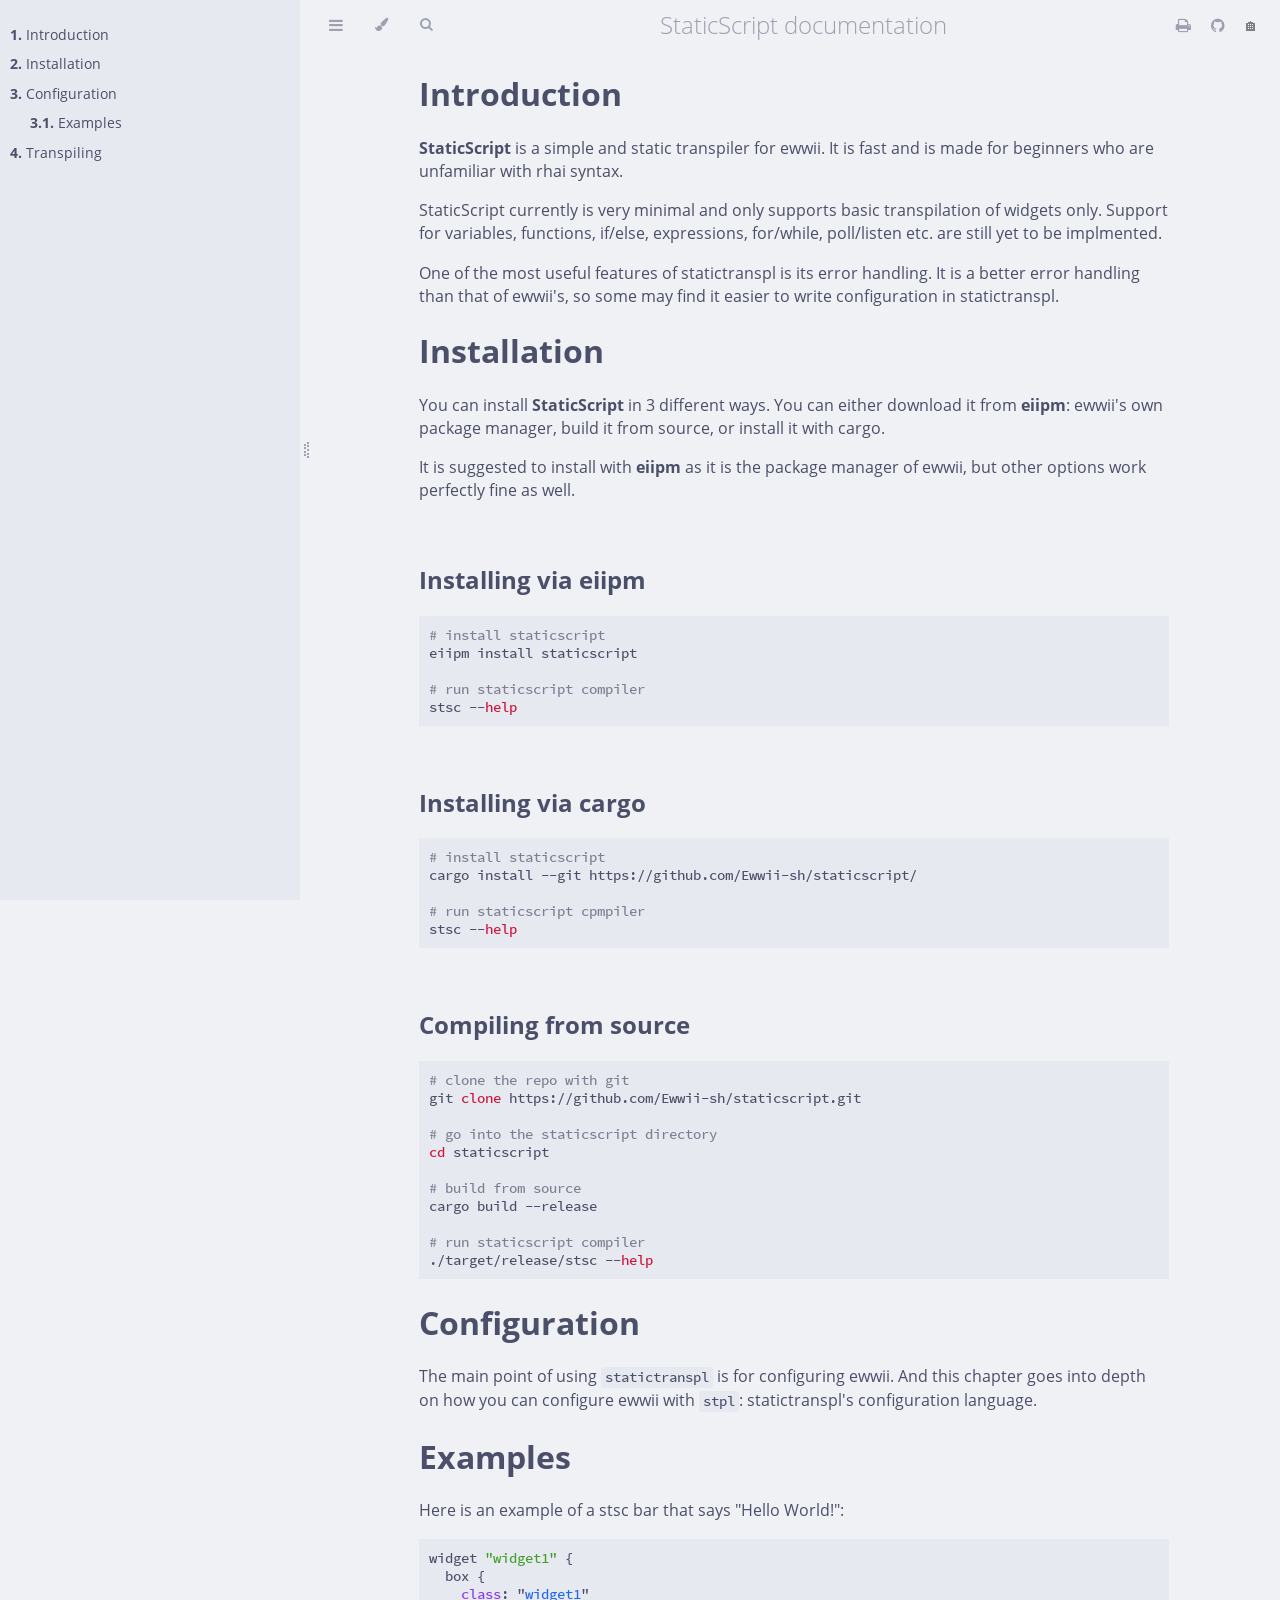
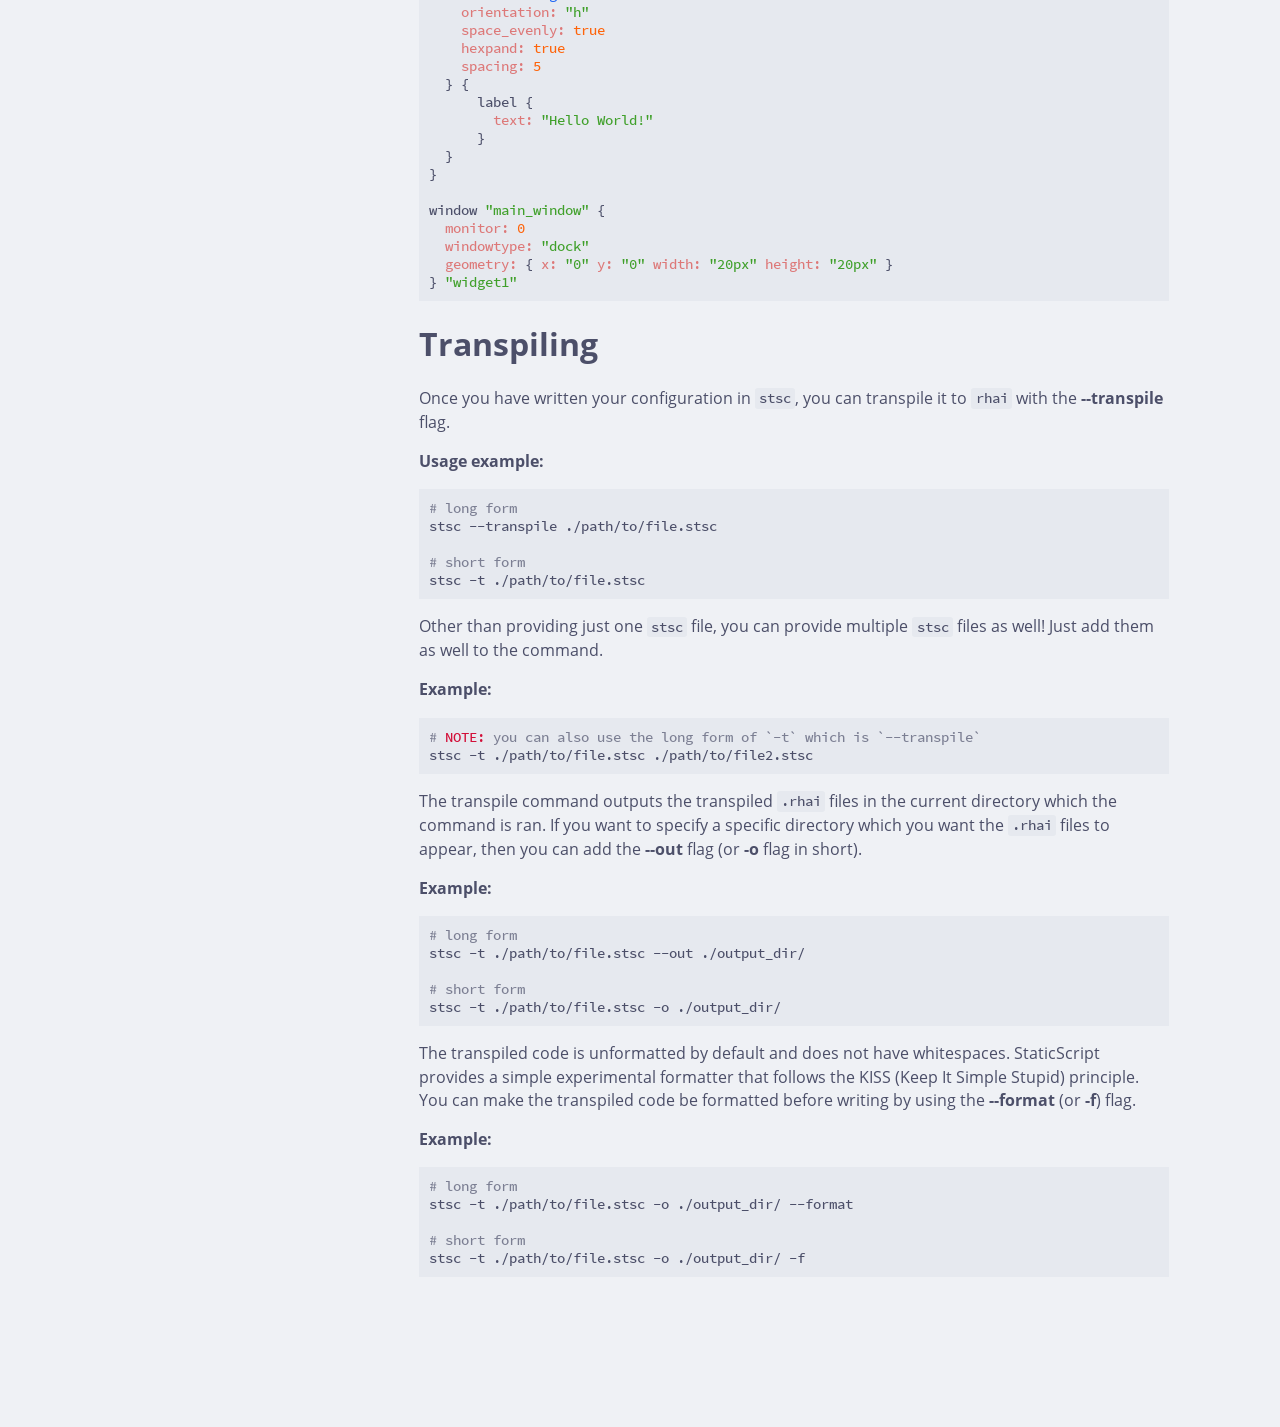
<file: print.html>
<!DOCTYPE HTML>
<html lang="en" class="latte sidebar-visible" dir="ltr">
    <head>
        <!-- Book generated using mdBook -->
        <meta charset="UTF-8">
        <title>StaticScript documentation</title>
        <meta name="robots" content="noindex">


        <!-- Custom HTML head -->

        <meta name="description" content="">
        <meta name="viewport" content="width=device-width, initial-scale=1">
        <meta name="theme-color" content="#ffffff">

        <link rel="icon" href="favicon.svg">
        <link rel="shortcut icon" href="favicon.png">
        <link rel="stylesheet" href="css/variables.css">
        <link rel="stylesheet" href="css/general.css">
        <link rel="stylesheet" href="css/chrome.css">
        <link rel="stylesheet" href="css/print.css" media="print">

        <!-- Fonts -->
        <link rel="stylesheet" href="FontAwesome/css/font-awesome.css">
        <link rel="stylesheet" href="fonts/fonts.css">

        <!-- Highlight.js Stylesheets -->
        <link rel="stylesheet" id="highlight-css" href="highlight.css">
        <link rel="stylesheet" id="tomorrow-night-css" href="tomorrow-night.css">
        <link rel="stylesheet" id="ayu-highlight-css" href="ayu-highlight.css">

        <!-- Custom theme stylesheets -->
        <link rel="stylesheet" href="./theme/catppuccin.css">
        <link rel="stylesheet" href="./theme/ewwii.css">


        <!-- Provide site root and default themes to javascript -->
        <script>
            const path_to_root = "";
            const default_light_theme = "latte";
            const default_dark_theme = "ewwii";
            window.path_to_searchindex_js = "searchindex.js";
        </script>
        <!-- Start loading toc.js asap -->
        <script src="toc.js"></script>
    </head>
    <body>
    <div id="mdbook-help-container">
        <div id="mdbook-help-popup">
            <h2 class="mdbook-help-title">Keyboard shortcuts</h2>
            <div>
                <p>Press <kbd>←</kbd> or <kbd>→</kbd> to navigate between chapters</p>
                <p>Press <kbd>S</kbd> or <kbd>/</kbd> to search in the book</p>
                <p>Press <kbd>?</kbd> to show this help</p>
                <p>Press <kbd>Esc</kbd> to hide this help</p>
            </div>
        </div>
    </div>
    <div id="body-container">
        <!-- Work around some values being stored in localStorage wrapped in quotes -->
        <script>
            try {
                let theme = localStorage.getItem('mdbook-theme');
                let sidebar = localStorage.getItem('mdbook-sidebar');

                if (theme.startsWith('"') && theme.endsWith('"')) {
                    localStorage.setItem('mdbook-theme', theme.slice(1, theme.length - 1));
                }

                if (sidebar.startsWith('"') && sidebar.endsWith('"')) {
                    localStorage.setItem('mdbook-sidebar', sidebar.slice(1, sidebar.length - 1));
                }
            } catch (e) { }
        </script>

        <!-- Set the theme before any content is loaded, prevents flash -->
        <script>
            const default_theme = window.matchMedia("(prefers-color-scheme: dark)").matches ? default_dark_theme : default_light_theme;
            let theme;
            try { theme = localStorage.getItem('mdbook-theme'); } catch(e) { }
            if (theme === null || theme === undefined) { theme = default_theme; }
            const html = document.documentElement;
            html.classList.remove('latte')
            html.classList.add(theme);
            html.classList.add("js");
        </script>

        <input type="checkbox" id="sidebar-toggle-anchor" class="hidden">

        <!-- Hide / unhide sidebar before it is displayed -->
        <script>
            let sidebar = null;
            const sidebar_toggle = document.getElementById("sidebar-toggle-anchor");
            if (document.body.clientWidth >= 1080) {
                try { sidebar = localStorage.getItem('mdbook-sidebar'); } catch(e) { }
                sidebar = sidebar || 'visible';
            } else {
                sidebar = 'hidden';
                sidebar_toggle.checked = false;
            }
            if (sidebar === 'visible') {
                sidebar_toggle.checked = true;
            } else {
                html.classList.remove('sidebar-visible');
            }
        </script>

        <nav id="sidebar" class="sidebar" aria-label="Table of contents">
            <!-- populated by js -->
            <mdbook-sidebar-scrollbox class="sidebar-scrollbox"></mdbook-sidebar-scrollbox>
            <noscript>
                <iframe class="sidebar-iframe-outer" src="toc.html"></iframe>
            </noscript>
            <div id="sidebar-resize-handle" class="sidebar-resize-handle">
                <div class="sidebar-resize-indicator"></div>
            </div>
        </nav>

        <div id="page-wrapper" class="page-wrapper">

            <div class="page">
                <div id="menu-bar-hover-placeholder"></div>
                <div id="menu-bar" class="menu-bar sticky">
                    <div class="left-buttons">
                        <label id="sidebar-toggle" class="icon-button" for="sidebar-toggle-anchor" title="Toggle Table of Contents" aria-label="Toggle Table of Contents" aria-controls="sidebar">
                            <i class="fa fa-bars"></i>
                        </label>
                        <button id="theme-toggle" class="icon-button" type="button" title="Change theme" aria-label="Change theme" aria-haspopup="true" aria-expanded="false" aria-controls="theme-list">
                            <i class="fa fa-paint-brush"></i>
                        </button>
                        <ul id="theme-list" class="theme-popup" aria-label="Themes" role="menu">
                            <li role="none"><button role="menuitem" class="theme" id="default_theme">Auto</button></li>
                            <li role="none"><button role="menuitem" class="theme" id="light">Light</button></li>
                            <li role="none"><button role="menuitem" class="theme" id="rust">Rust</button></li>
                            <li role="none"><button role="menuitem" class="theme" id="coal">Coal</button></li>
                            <li role="none"><button role="menuitem" class="theme" id="navy">Navy</button></li>
                            <li role="none"><button role="menuitem" class="theme" id="ayu">Ayu</button></li>
                            <li role="none"><button role="menuitem" class="theme" id="latte">Latte</button></li>
                            <li role="none"><button role="menuitem" class="theme" id="frappe">Frappé</button></li>
                            <li role="none"><button role="menuitem" class="theme" id="macchiato">Macchiato</button></li>
                            <li role="none"><button role="menuitem" class="theme" id="mocha">Mocha</button></li>
                            <li role="none"><button role="menuitem" class="theme" id="ewwii">Ewwii</button></li>
                        </ul>
                        <button id="search-toggle" class="icon-button" type="button" title="Search (`/`)" aria-label="Toggle Searchbar" aria-expanded="false" aria-keyshortcuts="/ s" aria-controls="searchbar">
                            <i class="fa fa-search"></i>
                        </button>
                    </div>

                    <h1 class="menu-title">StaticScript documentation</h1>

                    <div class="right-buttons">
                        <a href="print.html" title="Print this book" aria-label="Print this book">
                            <i id="print-button" class="fa fa-print"></i>
                        </a>
                        <a href="https://github.com/Ewwii-sh/staticscript" title="Git repository" aria-label="Git repository">
                            <i id="git-repository-button" class="fa fa-github"></i>
                        </a>

                    </div>
                </div>

                <div id="search-wrapper" class="hidden">
                    <form id="searchbar-outer" class="searchbar-outer">
                        <div class="search-wrapper">
                            <input type="search" id="searchbar" name="searchbar" placeholder="Search this book ..." aria-controls="searchresults-outer" aria-describedby="searchresults-header">
                            <div class="spinner-wrapper">
                                <i class="fa fa-spinner fa-spin"></i>
                            </div>
                        </div>
                    </form>
                    <div id="searchresults-outer" class="searchresults-outer hidden">
                        <div id="searchresults-header" class="searchresults-header"></div>
                        <ul id="searchresults">
                        </ul>
                    </div>
                </div>

                <!-- Apply ARIA attributes after the sidebar and the sidebar toggle button are added to the DOM -->
                <script>
                    document.getElementById('sidebar-toggle').setAttribute('aria-expanded', sidebar === 'visible');
                    document.getElementById('sidebar').setAttribute('aria-hidden', sidebar !== 'visible');
                    Array.from(document.querySelectorAll('#sidebar a')).forEach(function(link) {
                        link.setAttribute('tabIndex', sidebar === 'visible' ? 0 : -1);
                    });
                </script>

                <div id="content" class="content">
                    <main>
                        <h1 id="introduction"><a class="header" href="#introduction">Introduction</a></h1>
<p><strong>StaticScript</strong> is a simple and static transpiler for ewwii. It is fast and is made for beginners who are unfamiliar with rhai syntax.</p>
<p>StaticScript currently is very minimal and only supports basic transpilation of widgets only. Support for variables, functions, if/else, expressions, for/while, poll/listen etc. are still yet to be implmented.</p>
<p>One of the most useful features of statictranspl is its error handling. It is a better error handling than that of ewwii's, so some may find it easier to write configuration in statictranspl.</p>
<div style="break-before: page; page-break-before: always;"></div><h1 id="installation"><a class="header" href="#installation">Installation</a></h1>
<p>You can install <strong>StaticScript</strong> in 3 different ways. You can either download it from <strong>eiipm</strong>: ewwii's own package manager, build it from source, or install it with cargo.</p>
<p>It is suggested to install with <strong>eiipm</strong> as it is the package manager of ewwii, but other options work perfectly fine as well.</p>
<h2 id="installing-via-eiipm"><a class="header" href="#installing-via-eiipm">Installing via eiipm</a></h2>
<pre><code class="language-bash"># install staticscript
eiipm install staticscript

# run staticscript compiler
stsc --help
</code></pre>
<h2 id="installing-via-cargo"><a class="header" href="#installing-via-cargo">Installing via cargo</a></h2>
<pre><code class="language-bash"># install staticscript
cargo install --git https://github.com/Ewwii-sh/staticscript/

# run staticscript cpmpiler
stsc --help
</code></pre>
<h2 id="compiling-from-source"><a class="header" href="#compiling-from-source">Compiling from source</a></h2>
<pre><code class="language-bash"># clone the repo with git
git clone https://github.com/Ewwii-sh/staticscript.git

# go into the staticscript directory
cd staticscript

# build from source
cargo build --release

# run staticscript compiler
./target/release/stsc --help
</code></pre>
<div style="break-before: page; page-break-before: always;"></div><h1 id="configuration"><a class="header" href="#configuration">Configuration</a></h1>
<p>The main point of using <code>statictranspl</code> is for configuring ewwii. And this chapter goes into depth on how you can configure ewwii with <code>stpl</code>: statictranspl's configuration language.</p>
<div style="break-before: page; page-break-before: always;"></div><h1 id="examples"><a class="header" href="#examples">Examples</a></h1>
<p>Here is an example of a stsc bar that says "Hello World!":</p>
<pre><code class="language-ruby">widget "widget1" {
  box {
    class: "widget1"
    orientation: "h"
    space_evenly: true
    hexpand: true
    spacing: 5
  } {
      label {
        text: "Hello World!"
      }
  }
}

window "main_window" {
  monitor: 0
  windowtype: "dock"
  geometry: { x: "0" y: "0" width: "20px" height: "20px" }
} "widget1"
</code></pre>
<div style="break-before: page; page-break-before: always;"></div><h1 id="transpiling"><a class="header" href="#transpiling">Transpiling</a></h1>
<p>Once you have written your configuration in <code>stsc</code>, you can transpile it to <code>rhai</code> with the <strong>--transpile</strong> flag.</p>
<p><strong>Usage example:</strong></p>
<pre><code class="language-bash"># long form
stsc --transpile ./path/to/file.stsc

# short form
stsc -t ./path/to/file.stsc
</code></pre>
<p>Other than providing just one <code>stsc</code> file, you can provide multiple <code>stsc</code> files as well! Just add them as well to the command.</p>
<p><strong>Example:</strong></p>
<pre><code class="language-bash"># NOTE: you can also use the long form of `-t` which is `--transpile`
stsc -t ./path/to/file.stsc ./path/to/file2.stsc
</code></pre>
<p>The transpile command outputs the transpiled <code>.rhai</code> files in the current directory which the command is ran. If you want to specify a specific directory which you want the <code>.rhai</code> files to appear, then you can add the <strong>--out</strong> flag (or <strong>-o</strong> flag in short).</p>
<p><strong>Example:</strong></p>
<pre><code class="language-bash"># long form
stsc -t ./path/to/file.stsc --out ./output_dir/

# short form
stsc -t ./path/to/file.stsc -o ./output_dir/
</code></pre>
<p>The transpiled code is unformatted by default and does not have whitespaces. StaticScript provides a simple experimental formatter that follows the KISS (Keep It Simple Stupid) principle. You can make the transpiled code be formatted before writing by using the <strong>--format</strong> (or <strong>-f</strong>) flag.</p>
<p><strong>Example:</strong></p>
<pre><code class="language-bash"># long form
stsc -t ./path/to/file.stsc -o ./output_dir/ --format

# short form
stsc -t ./path/to/file.stsc -o ./output_dir/ -f
</code></pre>

                    </main>

                    <nav class="nav-wrapper" aria-label="Page navigation">
                        <!-- Mobile navigation buttons -->


                        <div style="clear: both"></div>
                    </nav>
                </div>
            </div>

            <nav class="nav-wide-wrapper" aria-label="Page navigation">

            </nav>

        </div>




        <script>
            window.playground_copyable = true;
        </script>


        <script src="elasticlunr.min.js"></script>
        <script src="mark.min.js"></script>
        <script src="searcher.js"></script>

        <script src="clipboard.min.js"></script>
        <script src="highlight.js"></script>
        <script src="book.js"></script>

        <!-- Custom JS scripts -->
        <script src="js/home_button.js"></script>

        <script>
        window.addEventListener('load', function() {
            window.setTimeout(window.print, 100);
        });
        </script>


    </div>
    </body>
</html>
</file>
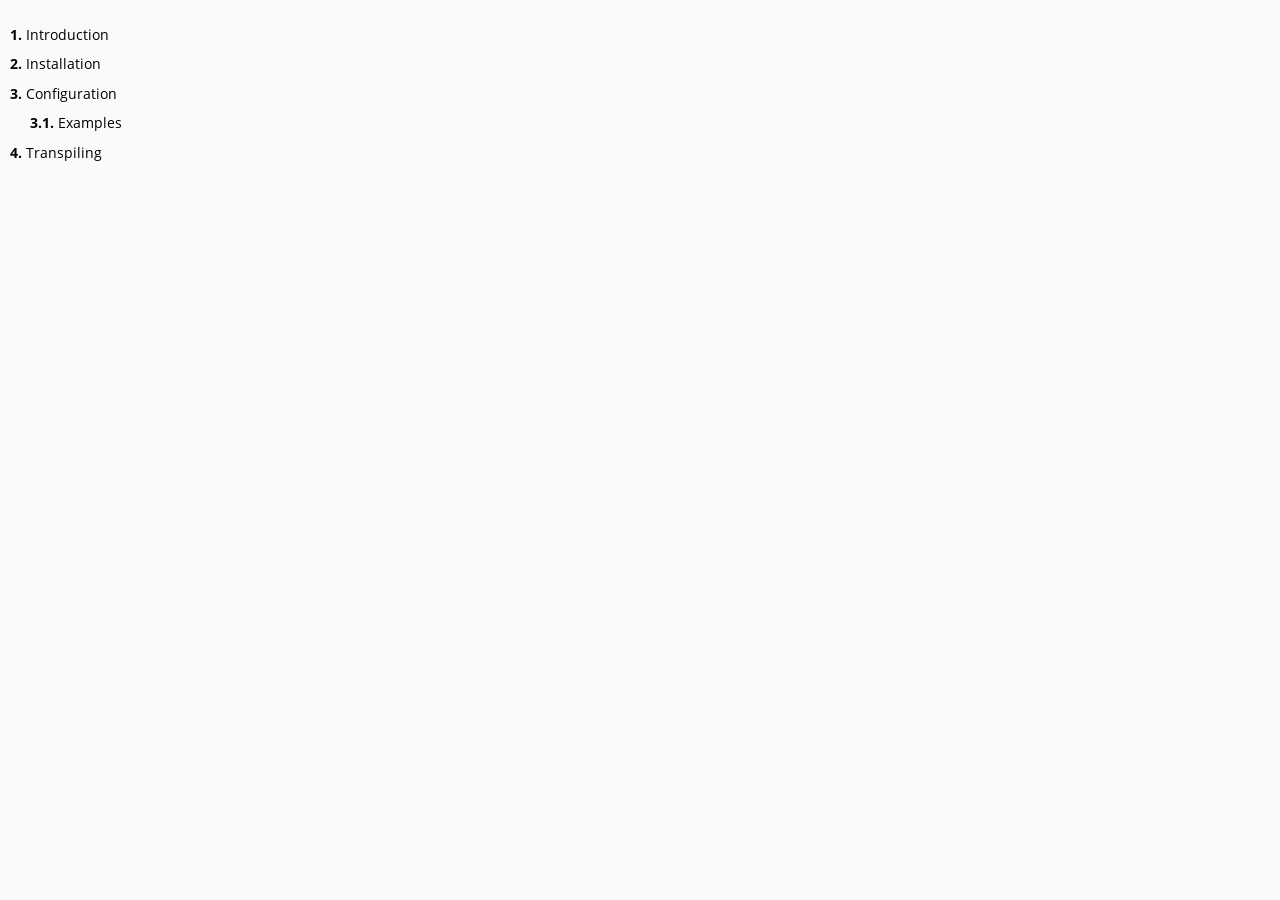
<file: toc.html>
<!DOCTYPE HTML>
<html lang="en" class="latte" dir="ltr">
    <head>
        <!-- sidebar iframe generated using mdBook

        This is a frame, and not included directly in the page, to control the total size of the
        book. The TOC contains an entry for each page, so if each page includes a copy of the TOC,
        the total size of the page becomes O(n**2).

        The frame is only used as a fallback when JS is turned off. When it's on, the sidebar is
        instead added to the main page by `toc.js` instead. The JavaScript mode is better
        because, when running in a `file:///` URL, the iframed page would not be Same-Origin as
        the rest of the page, so the sidebar and the main page theme would fall out of sync.
        -->
        <meta charset="UTF-8">
        <meta name="robots" content="noindex">
        <!-- Custom HTML head -->
        <meta name="viewport" content="width=device-width, initial-scale=1">
        <meta name="theme-color" content="#ffffff">
        <link rel="stylesheet" href="css/variables.css">
        <link rel="stylesheet" href="css/general.css">
        <link rel="stylesheet" href="css/chrome.css">
        <link rel="stylesheet" href="css/print.css" media="print">
        <!-- Fonts -->
        <link rel="stylesheet" href="FontAwesome/css/font-awesome.css">
        <link rel="stylesheet" href="fonts/fonts.css">
        <!-- Custom theme stylesheets -->
        <link rel="stylesheet" href="./theme/catppuccin.css">
        <link rel="stylesheet" href="./theme/ewwii.css">
    </head>
    <body class="sidebar-iframe-inner">
        <ol class="chapter"><li class="chapter-item expanded "><a href="introduction.html" target="_parent"><strong aria-hidden="true">1.</strong> Introduction</a></li><li class="chapter-item expanded "><a href="installation.html" target="_parent"><strong aria-hidden="true">2.</strong> Installation</a></li><li class="chapter-item expanded "><a href="configuration-intro.html" target="_parent"><strong aria-hidden="true">3.</strong> Configuration</a></li><li><ol class="section"><li class="chapter-item expanded "><a href="examples.html" target="_parent"><strong aria-hidden="true">3.1.</strong> Examples</a></li></ol></li><li class="chapter-item expanded "><a href="transpiling.html" target="_parent"><strong aria-hidden="true">4.</strong> Transpiling</a></li></ol>
    </body>
</html>
</file>
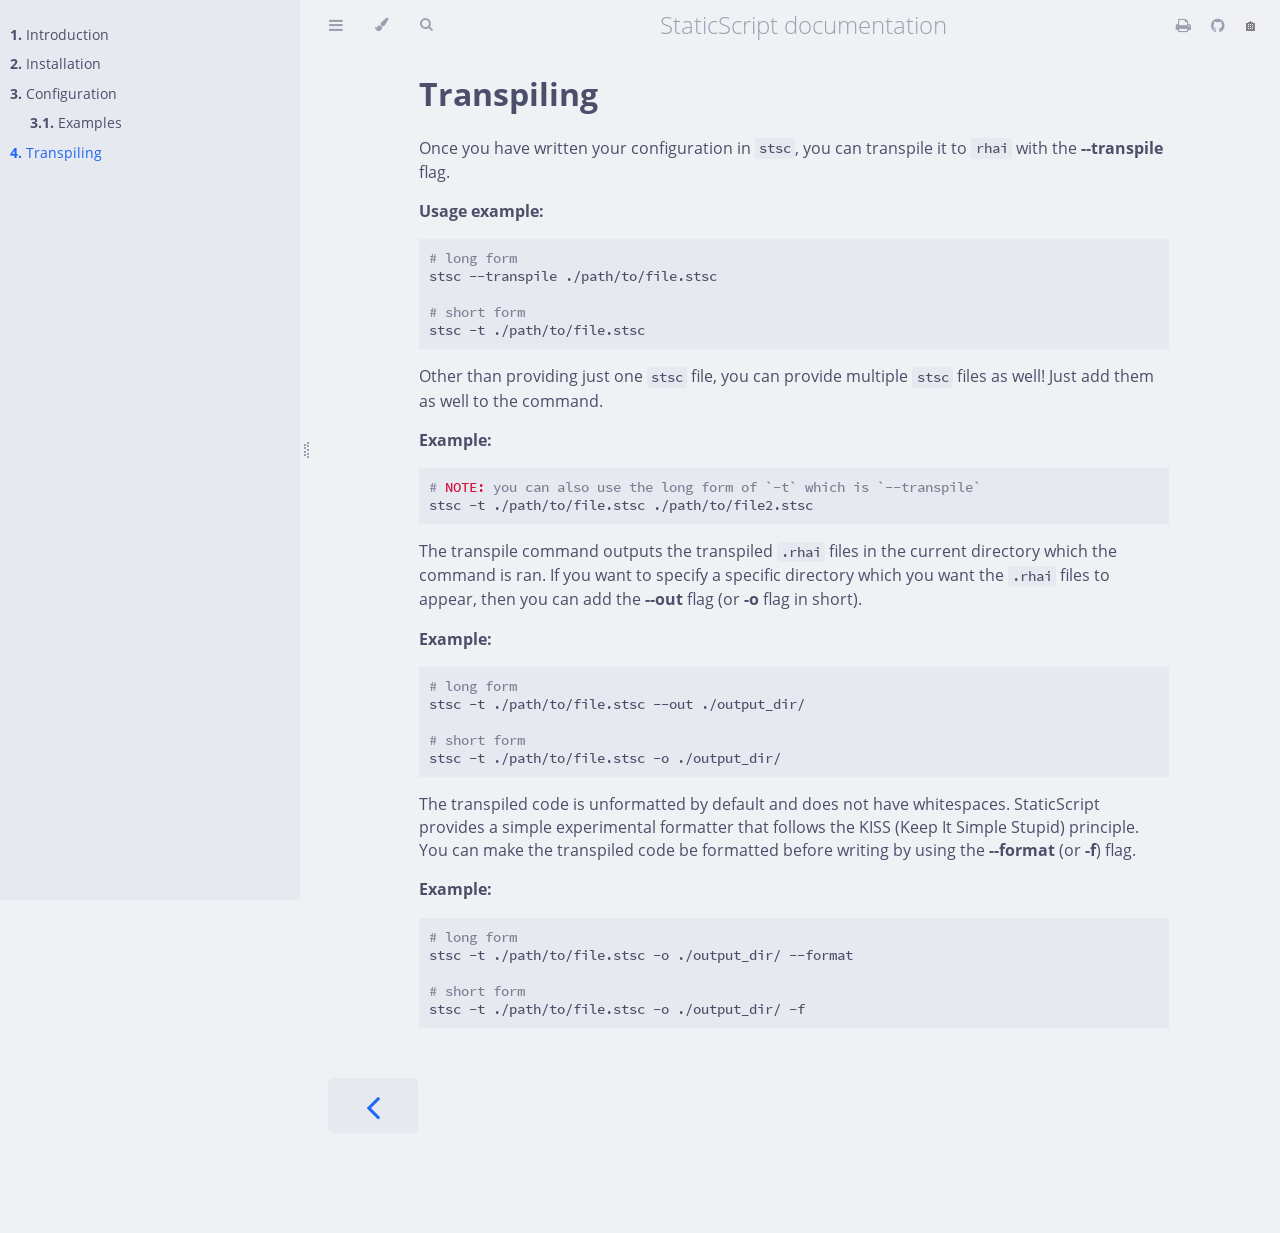
<file: transpiling.html>
<!DOCTYPE HTML>
<html lang="en" class="latte sidebar-visible" dir="ltr">
    <head>
        <!-- Book generated using mdBook -->
        <meta charset="UTF-8">
        <title>Transpiling - StaticScript documentation</title>


        <!-- Custom HTML head -->

        <meta name="description" content="">
        <meta name="viewport" content="width=device-width, initial-scale=1">
        <meta name="theme-color" content="#ffffff">

        <link rel="icon" href="favicon.svg">
        <link rel="shortcut icon" href="favicon.png">
        <link rel="stylesheet" href="css/variables.css">
        <link rel="stylesheet" href="css/general.css">
        <link rel="stylesheet" href="css/chrome.css">
        <link rel="stylesheet" href="css/print.css" media="print">

        <!-- Fonts -->
        <link rel="stylesheet" href="FontAwesome/css/font-awesome.css">
        <link rel="stylesheet" href="fonts/fonts.css">

        <!-- Highlight.js Stylesheets -->
        <link rel="stylesheet" id="highlight-css" href="highlight.css">
        <link rel="stylesheet" id="tomorrow-night-css" href="tomorrow-night.css">
        <link rel="stylesheet" id="ayu-highlight-css" href="ayu-highlight.css">

        <!-- Custom theme stylesheets -->
        <link rel="stylesheet" href="./theme/catppuccin.css">
        <link rel="stylesheet" href="./theme/ewwii.css">


        <!-- Provide site root and default themes to javascript -->
        <script>
            const path_to_root = "";
            const default_light_theme = "latte";
            const default_dark_theme = "ewwii";
            window.path_to_searchindex_js = "searchindex.js";
        </script>
        <!-- Start loading toc.js asap -->
        <script src="toc.js"></script>
    </head>
    <body>
    <div id="mdbook-help-container">
        <div id="mdbook-help-popup">
            <h2 class="mdbook-help-title">Keyboard shortcuts</h2>
            <div>
                <p>Press <kbd>←</kbd> or <kbd>→</kbd> to navigate between chapters</p>
                <p>Press <kbd>S</kbd> or <kbd>/</kbd> to search in the book</p>
                <p>Press <kbd>?</kbd> to show this help</p>
                <p>Press <kbd>Esc</kbd> to hide this help</p>
            </div>
        </div>
    </div>
    <div id="body-container">
        <!-- Work around some values being stored in localStorage wrapped in quotes -->
        <script>
            try {
                let theme = localStorage.getItem('mdbook-theme');
                let sidebar = localStorage.getItem('mdbook-sidebar');

                if (theme.startsWith('"') && theme.endsWith('"')) {
                    localStorage.setItem('mdbook-theme', theme.slice(1, theme.length - 1));
                }

                if (sidebar.startsWith('"') && sidebar.endsWith('"')) {
                    localStorage.setItem('mdbook-sidebar', sidebar.slice(1, sidebar.length - 1));
                }
            } catch (e) { }
        </script>

        <!-- Set the theme before any content is loaded, prevents flash -->
        <script>
            const default_theme = window.matchMedia("(prefers-color-scheme: dark)").matches ? default_dark_theme : default_light_theme;
            let theme;
            try { theme = localStorage.getItem('mdbook-theme'); } catch(e) { }
            if (theme === null || theme === undefined) { theme = default_theme; }
            const html = document.documentElement;
            html.classList.remove('latte')
            html.classList.add(theme);
            html.classList.add("js");
        </script>

        <input type="checkbox" id="sidebar-toggle-anchor" class="hidden">

        <!-- Hide / unhide sidebar before it is displayed -->
        <script>
            let sidebar = null;
            const sidebar_toggle = document.getElementById("sidebar-toggle-anchor");
            if (document.body.clientWidth >= 1080) {
                try { sidebar = localStorage.getItem('mdbook-sidebar'); } catch(e) { }
                sidebar = sidebar || 'visible';
            } else {
                sidebar = 'hidden';
                sidebar_toggle.checked = false;
            }
            if (sidebar === 'visible') {
                sidebar_toggle.checked = true;
            } else {
                html.classList.remove('sidebar-visible');
            }
        </script>

        <nav id="sidebar" class="sidebar" aria-label="Table of contents">
            <!-- populated by js -->
            <mdbook-sidebar-scrollbox class="sidebar-scrollbox"></mdbook-sidebar-scrollbox>
            <noscript>
                <iframe class="sidebar-iframe-outer" src="toc.html"></iframe>
            </noscript>
            <div id="sidebar-resize-handle" class="sidebar-resize-handle">
                <div class="sidebar-resize-indicator"></div>
            </div>
        </nav>

        <div id="page-wrapper" class="page-wrapper">

            <div class="page">
                <div id="menu-bar-hover-placeholder"></div>
                <div id="menu-bar" class="menu-bar sticky">
                    <div class="left-buttons">
                        <label id="sidebar-toggle" class="icon-button" for="sidebar-toggle-anchor" title="Toggle Table of Contents" aria-label="Toggle Table of Contents" aria-controls="sidebar">
                            <i class="fa fa-bars"></i>
                        </label>
                        <button id="theme-toggle" class="icon-button" type="button" title="Change theme" aria-label="Change theme" aria-haspopup="true" aria-expanded="false" aria-controls="theme-list">
                            <i class="fa fa-paint-brush"></i>
                        </button>
                        <ul id="theme-list" class="theme-popup" aria-label="Themes" role="menu">
                            <li role="none"><button role="menuitem" class="theme" id="default_theme">Auto</button></li>
                            <li role="none"><button role="menuitem" class="theme" id="light">Light</button></li>
                            <li role="none"><button role="menuitem" class="theme" id="rust">Rust</button></li>
                            <li role="none"><button role="menuitem" class="theme" id="coal">Coal</button></li>
                            <li role="none"><button role="menuitem" class="theme" id="navy">Navy</button></li>
                            <li role="none"><button role="menuitem" class="theme" id="ayu">Ayu</button></li>
                            <li role="none"><button role="menuitem" class="theme" id="latte">Latte</button></li>
                            <li role="none"><button role="menuitem" class="theme" id="frappe">Frappé</button></li>
                            <li role="none"><button role="menuitem" class="theme" id="macchiato">Macchiato</button></li>
                            <li role="none"><button role="menuitem" class="theme" id="mocha">Mocha</button></li>
                            <li role="none"><button role="menuitem" class="theme" id="ewwii">Ewwii</button></li>
                        </ul>
                        <button id="search-toggle" class="icon-button" type="button" title="Search (`/`)" aria-label="Toggle Searchbar" aria-expanded="false" aria-keyshortcuts="/ s" aria-controls="searchbar">
                            <i class="fa fa-search"></i>
                        </button>
                    </div>

                    <h1 class="menu-title">StaticScript documentation</h1>

                    <div class="right-buttons">
                        <a href="print.html" title="Print this book" aria-label="Print this book">
                            <i id="print-button" class="fa fa-print"></i>
                        </a>
                        <a href="https://github.com/Ewwii-sh/staticscript" title="Git repository" aria-label="Git repository">
                            <i id="git-repository-button" class="fa fa-github"></i>
                        </a>

                    </div>
                </div>

                <div id="search-wrapper" class="hidden">
                    <form id="searchbar-outer" class="searchbar-outer">
                        <div class="search-wrapper">
                            <input type="search" id="searchbar" name="searchbar" placeholder="Search this book ..." aria-controls="searchresults-outer" aria-describedby="searchresults-header">
                            <div class="spinner-wrapper">
                                <i class="fa fa-spinner fa-spin"></i>
                            </div>
                        </div>
                    </form>
                    <div id="searchresults-outer" class="searchresults-outer hidden">
                        <div id="searchresults-header" class="searchresults-header"></div>
                        <ul id="searchresults">
                        </ul>
                    </div>
                </div>

                <!-- Apply ARIA attributes after the sidebar and the sidebar toggle button are added to the DOM -->
                <script>
                    document.getElementById('sidebar-toggle').setAttribute('aria-expanded', sidebar === 'visible');
                    document.getElementById('sidebar').setAttribute('aria-hidden', sidebar !== 'visible');
                    Array.from(document.querySelectorAll('#sidebar a')).forEach(function(link) {
                        link.setAttribute('tabIndex', sidebar === 'visible' ? 0 : -1);
                    });
                </script>

                <div id="content" class="content">
                    <main>
                        <h1 id="transpiling"><a class="header" href="#transpiling">Transpiling</a></h1>
<p>Once you have written your configuration in <code>stsc</code>, you can transpile it to <code>rhai</code> with the <strong>--transpile</strong> flag.</p>
<p><strong>Usage example:</strong></p>
<pre><code class="language-bash"># long form
stsc --transpile ./path/to/file.stsc

# short form
stsc -t ./path/to/file.stsc
</code></pre>
<p>Other than providing just one <code>stsc</code> file, you can provide multiple <code>stsc</code> files as well! Just add them as well to the command.</p>
<p><strong>Example:</strong></p>
<pre><code class="language-bash"># NOTE: you can also use the long form of `-t` which is `--transpile`
stsc -t ./path/to/file.stsc ./path/to/file2.stsc
</code></pre>
<p>The transpile command outputs the transpiled <code>.rhai</code> files in the current directory which the command is ran. If you want to specify a specific directory which you want the <code>.rhai</code> files to appear, then you can add the <strong>--out</strong> flag (or <strong>-o</strong> flag in short).</p>
<p><strong>Example:</strong></p>
<pre><code class="language-bash"># long form
stsc -t ./path/to/file.stsc --out ./output_dir/

# short form
stsc -t ./path/to/file.stsc -o ./output_dir/
</code></pre>
<p>The transpiled code is unformatted by default and does not have whitespaces. StaticScript provides a simple experimental formatter that follows the KISS (Keep It Simple Stupid) principle. You can make the transpiled code be formatted before writing by using the <strong>--format</strong> (or <strong>-f</strong>) flag.</p>
<p><strong>Example:</strong></p>
<pre><code class="language-bash"># long form
stsc -t ./path/to/file.stsc -o ./output_dir/ --format

# short form
stsc -t ./path/to/file.stsc -o ./output_dir/ -f
</code></pre>

                    </main>

                    <nav class="nav-wrapper" aria-label="Page navigation">
                        <!-- Mobile navigation buttons -->
                            <a rel="prev" href="examples.html" class="mobile-nav-chapters previous" title="Previous chapter" aria-label="Previous chapter" aria-keyshortcuts="Left">
                                <i class="fa fa-angle-left"></i>
                            </a>


                        <div style="clear: both"></div>
                    </nav>
                </div>
            </div>

            <nav class="nav-wide-wrapper" aria-label="Page navigation">
                    <a rel="prev" href="examples.html" class="nav-chapters previous" title="Previous chapter" aria-label="Previous chapter" aria-keyshortcuts="Left">
                        <i class="fa fa-angle-left"></i>
                    </a>

            </nav>

        </div>




        <script>
            window.playground_copyable = true;
        </script>


        <script src="elasticlunr.min.js"></script>
        <script src="mark.min.js"></script>
        <script src="searcher.js"></script>

        <script src="clipboard.min.js"></script>
        <script src="highlight.js"></script>
        <script src="book.js"></script>

        <!-- Custom JS scripts -->
        <script src="js/home_button.js"></script>



    </div>
    </body>
</html>
</file>
<file: css/variables.css>
/* Globals */

:root {
    --sidebar-target-width: 300px;
    --sidebar-width: min(var(--sidebar-target-width), 80vw);
    --sidebar-resize-indicator-width: 8px;
    --sidebar-resize-indicator-space: 2px;
    --page-padding: 15px;
    --content-max-width: 750px;
    --menu-bar-height: 50px;
    --mono-font: "Source Code Pro", Consolas, "Ubuntu Mono", Menlo, "DejaVu Sans Mono", monospace, monospace;
    --code-font-size: 0.875em; /* please adjust the ace font size accordingly in editor.js */
    --searchbar-margin-block-start: 5px;
}

/* Themes */

.ayu {
    --bg: hsl(210, 25%, 8%);
    --fg: #c5c5c5;

    --sidebar-bg: #14191f;
    --sidebar-fg: #c8c9db;
    --sidebar-non-existant: #5c6773;
    --sidebar-active: #ffb454;
    --sidebar-spacer: #2d334f;

    --scrollbar: var(--sidebar-fg);

    --icons: #737480;
    --icons-hover: #b7b9cc;

    --links: #0096cf;

    --inline-code-color: #ffb454;

    --theme-popup-bg: #14191f;
    --theme-popup-border: #5c6773;
    --theme-hover: #191f26;

    --quote-bg: hsl(226, 15%, 17%);
    --quote-border: hsl(226, 15%, 22%);

    --warning-border: #ff8e00;

    --table-border-color: hsl(210, 25%, 13%);
    --table-header-bg: hsl(210, 25%, 28%);
    --table-alternate-bg: hsl(210, 25%, 11%);

    --searchbar-border-color: #848484;
    --searchbar-bg: #424242;
    --searchbar-fg: #fff;
    --searchbar-shadow-color: #d4c89f;
    --searchresults-header-fg: #666;
    --searchresults-border-color: #888;
    --searchresults-li-bg: #252932;
    --search-mark-bg: #e3b171;

    --color-scheme: dark;

    /* Same as `--icons` */
    --copy-button-filter: invert(45%) sepia(6%) saturate(621%) hue-rotate(198deg) brightness(99%) contrast(85%);
    /* Same as `--sidebar-active` */
    --copy-button-filter-hover: invert(68%) sepia(55%) saturate(531%) hue-rotate(341deg) brightness(104%) contrast(101%);

    --footnote-highlight: #2668a6;

    --overlay-bg: rgba(33, 40, 48, 0.4);
}

.coal {
    --bg: hsl(200, 7%, 8%);
    --fg: #98a3ad;

    --sidebar-bg: #292c2f;
    --sidebar-fg: #a1adb8;
    --sidebar-non-existant: #505254;
    --sidebar-active: #3473ad;
    --sidebar-spacer: #393939;

    --scrollbar: var(--sidebar-fg);

    --icons: #43484d;
    --icons-hover: #b3c0cc;

    --links: #2b79a2;

    --inline-code-color: #c5c8c6;

    --theme-popup-bg: #141617;
    --theme-popup-border: #43484d;
    --theme-hover: #1f2124;

    --quote-bg: hsl(234, 21%, 18%);
    --quote-border: hsl(234, 21%, 23%);

    --warning-border: #ff8e00;

    --table-border-color: hsl(200, 7%, 13%);
    --table-header-bg: hsl(200, 7%, 28%);
    --table-alternate-bg: hsl(200, 7%, 11%);

    --searchbar-border-color: #aaa;
    --searchbar-bg: #b7b7b7;
    --searchbar-fg: #000;
    --searchbar-shadow-color: #aaa;
    --searchresults-header-fg: #666;
    --searchresults-border-color: #98a3ad;
    --searchresults-li-bg: #2b2b2f;
    --search-mark-bg: #355c7d;

    --color-scheme: dark;

    /* Same as `--icons` */
    --copy-button-filter: invert(26%) sepia(8%) saturate(575%) hue-rotate(169deg) brightness(87%) contrast(82%);
    /* Same as `--sidebar-active` */
    --copy-button-filter-hover: invert(36%) sepia(70%) saturate(503%) hue-rotate(167deg) brightness(98%) contrast(89%);

    --footnote-highlight: #4079ae;

    --overlay-bg: rgba(33, 40, 48, 0.4);
}

.light, html:not(.js) {
    --bg: hsl(0, 0%, 100%);
    --fg: hsl(0, 0%, 0%);

    --sidebar-bg: #fafafa;
    --sidebar-fg: hsl(0, 0%, 0%);
    --sidebar-non-existant: #aaaaaa;
    --sidebar-active: #1f1fff;
    --sidebar-spacer: #f4f4f4;

    --scrollbar: #8F8F8F;

    --icons: #747474;
    --icons-hover: #000000;

    --links: #20609f;

    --inline-code-color: #301900;

    --theme-popup-bg: #fafafa;
    --theme-popup-border: #cccccc;
    --theme-hover: #e6e6e6;

    --quote-bg: hsl(197, 37%, 96%);
    --quote-border: hsl(197, 37%, 91%);

    --warning-border: #ff8e00;

    --table-border-color: hsl(0, 0%, 95%);
    --table-header-bg: hsl(0, 0%, 80%);
    --table-alternate-bg: hsl(0, 0%, 97%);

    --searchbar-border-color: #aaa;
    --searchbar-bg: #fafafa;
    --searchbar-fg: #000;
    --searchbar-shadow-color: #aaa;
    --searchresults-header-fg: #666;
    --searchresults-border-color: #888;
    --searchresults-li-bg: #e4f2fe;
    --search-mark-bg: #a2cff5;

    --color-scheme: light;

    /* Same as `--icons` */
    --copy-button-filter: invert(45.49%);
    /* Same as `--sidebar-active` */
    --copy-button-filter-hover: invert(14%) sepia(93%) saturate(4250%) hue-rotate(243deg) brightness(99%) contrast(130%);

    --footnote-highlight: #7e7eff;

    --overlay-bg: rgba(200, 200, 205, 0.4);
}

.navy {
    --bg: hsl(226, 23%, 11%);
    --fg: #bcbdd0;

    --sidebar-bg: #282d3f;
    --sidebar-fg: #c8c9db;
    --sidebar-non-existant: #505274;
    --sidebar-active: #2b79a2;
    --sidebar-spacer: #2d334f;

    --scrollbar: var(--sidebar-fg);

    --icons: #737480;
    --icons-hover: #b7b9cc;

    --links: #2b79a2;

    --inline-code-color: #c5c8c6;

    --theme-popup-bg: #161923;
    --theme-popup-border: #737480;
    --theme-hover: #282e40;

    --quote-bg: hsl(226, 15%, 17%);
    --quote-border: hsl(226, 15%, 22%);

    --warning-border: #ff8e00;

    --table-border-color: hsl(226, 23%, 16%);
    --table-header-bg: hsl(226, 23%, 31%);
    --table-alternate-bg: hsl(226, 23%, 14%);

    --searchbar-border-color: #aaa;
    --searchbar-bg: #aeaec6;
    --searchbar-fg: #000;
    --searchbar-shadow-color: #aaa;
    --searchresults-header-fg: #5f5f71;
    --searchresults-border-color: #5c5c68;
    --searchresults-li-bg: #242430;
    --search-mark-bg: #a2cff5;

    --color-scheme: dark;

    /* Same as `--icons` */
    --copy-button-filter: invert(51%) sepia(10%) saturate(393%) hue-rotate(198deg) brightness(86%) contrast(87%);
    /* Same as `--sidebar-active` */
    --copy-button-filter-hover: invert(46%) sepia(20%) saturate(1537%) hue-rotate(156deg) brightness(85%) contrast(90%);

    --footnote-highlight: #4079ae;

    --overlay-bg: rgba(33, 40, 48, 0.4);
}

.rust {
    --bg: hsl(60, 9%, 87%);
    --fg: #262625;

    --sidebar-bg: #3b2e2a;
    --sidebar-fg: #c8c9db;
    --sidebar-non-existant: #505254;
    --sidebar-active: #e69f67;
    --sidebar-spacer: #45373a;

    --scrollbar: var(--sidebar-fg);

    --icons: #737480;
    --icons-hover: #262625;

    --links: #2b79a2;

    --inline-code-color: #6e6b5e;

    --theme-popup-bg: #e1e1db;
    --theme-popup-border: #b38f6b;
    --theme-hover: #99908a;

    --quote-bg: hsl(60, 5%, 75%);
    --quote-border: hsl(60, 5%, 70%);

    --warning-border: #ff8e00;

    --table-border-color: hsl(60, 9%, 82%);
    --table-header-bg: #b3a497;
    --table-alternate-bg: hsl(60, 9%, 84%);

    --searchbar-border-color: #aaa;
    --searchbar-bg: #fafafa;
    --searchbar-fg: #000;
    --searchbar-shadow-color: #aaa;
    --searchresults-header-fg: #666;
    --searchresults-border-color: #888;
    --searchresults-li-bg: #dec2a2;
    --search-mark-bg: #e69f67;

    /* Same as `--icons` */
    --copy-button-filter: invert(51%) sepia(10%) saturate(393%) hue-rotate(198deg) brightness(86%) contrast(87%);
    /* Same as `--sidebar-active` */
    --copy-button-filter-hover: invert(77%) sepia(16%) saturate(1798%) hue-rotate(328deg) brightness(98%) contrast(83%);

    --footnote-highlight: #d3a17a;

    --overlay-bg: rgba(150, 150, 150, 0.25);
}

@media (prefers-color-scheme: dark) {
    html:not(.js) {
        --bg: hsl(200, 7%, 8%);
        --fg: #98a3ad;

        --sidebar-bg: #292c2f;
        --sidebar-fg: #a1adb8;
        --sidebar-non-existant: #505254;
        --sidebar-active: #3473ad;
        --sidebar-spacer: #393939;

        --scrollbar: var(--sidebar-fg);

        --icons: #43484d;
        --icons-hover: #b3c0cc;

        --links: #2b79a2;

        --inline-code-color: #c5c8c6;

        --theme-popup-bg: #141617;
        --theme-popup-border: #43484d;
        --theme-hover: #1f2124;

        --quote-bg: hsl(234, 21%, 18%);
        --quote-border: hsl(234, 21%, 23%);

        --warning-border: #ff8e00;

        --table-border-color: hsl(200, 7%, 13%);
        --table-header-bg: hsl(200, 7%, 28%);
        --table-alternate-bg: hsl(200, 7%, 11%);

        --searchbar-border-color: #aaa;
        --searchbar-bg: #b7b7b7;
        --searchbar-fg: #000;
        --searchbar-shadow-color: #aaa;
        --searchresults-header-fg: #666;
        --searchresults-border-color: #98a3ad;
        --searchresults-li-bg: #2b2b2f;
        --search-mark-bg: #355c7d;

        --color-scheme: dark;

        /* Same as `--icons` */
        --copy-button-filter: invert(26%) sepia(8%) saturate(575%) hue-rotate(169deg) brightness(87%) contrast(82%);
        /* Same as `--sidebar-active` */
        --copy-button-filter-hover: invert(36%) sepia(70%) saturate(503%) hue-rotate(167deg) brightness(98%) contrast(89%);
    }
}
</file>
<file: css/general.css>
/* Base styles and content styles */

:root {
    /* Browser default font-size is 16px, this way 1 rem = 10px */
    font-size: 62.5%;
    color-scheme: var(--color-scheme);
}

html {
    font-family: "Open Sans", sans-serif;
    color: var(--fg);
    background-color: var(--bg);
    text-size-adjust: none;
    -webkit-text-size-adjust: none;
}

body {
    margin: 0;
    font-size: 1.6rem;
    overflow-x: hidden;
}

code {
    font-family: var(--mono-font) !important;
    font-size: var(--code-font-size);
    direction: ltr !important;
}

/* make long words/inline code not x overflow */
main {
    overflow-wrap: break-word;
}

/* make wide tables scroll if they overflow */
.table-wrapper {
    overflow-x: auto;
}

/* Don't change font size in headers. */
h1 code, h2 code, h3 code, h4 code, h5 code, h6 code {
    font-size: unset;
}

.left { float: left; }
.right { float: right; }
.boring { opacity: 0.6; }
.hide-boring .boring { display: none; }
.hidden { display: none !important; }

h2, h3 { margin-block-start: 2.5em; }
h4, h5 { margin-block-start: 2em; }

.header + .header h3,
.header + .header h4,
.header + .header h5 {
    margin-block-start: 1em;
}

h1:target::before,
h2:target::before,
h3:target::before,
h4:target::before,
h5:target::before,
h6:target::before {
    display: inline-block;
    content: "»";
    margin-inline-start: -30px;
    width: 30px;
}

/* This is broken on Safari as of version 14, but is fixed
   in Safari Technology Preview 117 which I think will be Safari 14.2.
   https://bugs.webkit.org/show_bug.cgi?id=218076
*/
:target {
    /* Safari does not support logical properties */
    scroll-margin-top: calc(var(--menu-bar-height) + 0.5em);
}

.page {
    outline: 0;
    padding: 0 var(--page-padding);
    margin-block-start: calc(0px - var(--menu-bar-height)); /* Compensate for the #menu-bar-hover-placeholder */
}
.page-wrapper {
    box-sizing: border-box;
    background-color: var(--bg);
}
html:not(.js) .page-wrapper,
.js:not(.sidebar-resizing) .page-wrapper {
    transition: margin-left 0.3s ease, transform 0.3s ease; /* Animation: slide away */
}
[dir=rtl]:not(.js) .page-wrapper,
[dir=rtl].js:not(.sidebar-resizing) .page-wrapper {
    transition: margin-right 0.3s ease, transform 0.3s ease; /* Animation: slide away */
}

.content {
    overflow-y: auto;
    padding: 0 5px 50px 5px;
}
.content main {
    margin-inline-start: auto;
    margin-inline-end: auto;
    max-width: var(--content-max-width);
}
.content p { line-height: 1.45em; }
.content ol { line-height: 1.45em; }
.content ul { line-height: 1.45em; }
.content a { text-decoration: none; }
.content a:hover { text-decoration: underline; }
.content img, .content video { max-width: 100%; }
.content .header:link,
.content .header:visited {
    color: var(--fg);
}
.content .header:link,
.content .header:visited:hover {
    text-decoration: none;
}

table {
    margin: 0 auto;
    border-collapse: collapse;
}
table td {
    padding: 3px 20px;
    border: 1px var(--table-border-color) solid;
}
table thead {
    background: var(--table-header-bg);
}
table thead td {
    font-weight: 700;
    border: none;
}
table thead th {
    padding: 3px 20px;
}
table thead tr {
    border: 1px var(--table-header-bg) solid;
}
/* Alternate background colors for rows */
table tbody tr:nth-child(2n) {
    background: var(--table-alternate-bg);
}


blockquote {
    margin: 20px 0;
    padding: 0 20px;
    color: var(--fg);
    background-color: var(--quote-bg);
    border-block-start: .1em solid var(--quote-border);
    border-block-end: .1em solid var(--quote-border);
}

.warning {
    margin: 20px;
    padding: 0 20px;
    border-inline-start: 2px solid var(--warning-border);
}

.warning:before {
    position: absolute;
    width: 3rem;
    height: 3rem;
    margin-inline-start: calc(-1.5rem - 21px);
    content: "ⓘ";
    text-align: center;
    background-color: var(--bg);
    color: var(--warning-border);
    font-weight: bold;
    font-size: 2rem;
}

blockquote .warning:before {
    background-color: var(--quote-bg);
}

kbd {
    background-color: var(--table-border-color);
    border-radius: 4px;
    border: solid 1px var(--theme-popup-border);
    box-shadow: inset 0 -1px 0 var(--theme-hover);
    display: inline-block;
    font-size: var(--code-font-size);
    font-family: var(--mono-font);
    line-height: 10px;
    padding: 4px 5px;
    vertical-align: middle;
}

sup {
    /* Set the line-height for superscript and footnote references so that there
       isn't an awkward space appearing above lines that contain the footnote.

       See https://github.com/rust-lang/mdBook/pull/2443#discussion_r1813773583
       for an explanation.
    */
    line-height: 0;
}

.footnote-definition {
    font-size: 0.9em;
}
/* The default spacing for a list is a little too large. */
.footnote-definition ul,
.footnote-definition ol {
    padding-left: 20px;
}
.footnote-definition > li {
    /* Required to position the ::before target */
    position: relative;
}
.footnote-definition > li:target {
    scroll-margin-top: 50vh;
}
.footnote-reference:target {
    scroll-margin-top: 50vh;
}
/* Draws a border around the footnote (including the marker) when it is selected.
   TODO: If there are multiple linkbacks, highlight which one you just came
   from so you know which one to click.
*/
.footnote-definition > li:target::before {
    border: 2px solid var(--footnote-highlight);
    border-radius: 6px;
    position: absolute;
    top: -8px;
    right: -8px;
    bottom: -8px;
    left: -32px;
    pointer-events: none;
    content: "";
}
/* Pulses the footnote reference so you can quickly see where you left off reading.
   This could use some improvement.
*/
@media not (prefers-reduced-motion) {
    .footnote-reference:target  {
        animation: fn-highlight 0.8s;
        border-radius: 2px;
    }

    @keyframes fn-highlight {
        from {
            background-color: var(--footnote-highlight);
        }
    }
}

.tooltiptext {
    position: absolute;
    visibility: hidden;
    color: #fff;
    background-color: #333;
    transform: translateX(-50%); /* Center by moving tooltip 50% of its width left */
    left: -8px; /* Half of the width of the icon */
    top: -35px;
    font-size: 0.8em;
    text-align: center;
    border-radius: 6px;
    padding: 5px 8px;
    margin: 5px;
    z-index: 1000;
}
.tooltipped .tooltiptext {
    visibility: visible;
}

.chapter li.part-title {
    color: var(--sidebar-fg);
    margin: 5px 0px;
    font-weight: bold;
}

.result-no-output {
    font-style: italic;
}
</file>
<file: css/chrome.css>
/* CSS for UI elements (a.k.a. chrome) */

html {
    scrollbar-color: var(--scrollbar) var(--bg);
}
#searchresults a,
.content a:link,
a:visited,
a > .hljs {
    color: var(--links);
}

/*
    body-container is necessary because mobile browsers don't seem to like
    overflow-x on the body tag when there is a <meta name="viewport"> tag.
*/
#body-container {
    /*
        This is used when the sidebar pushes the body content off the side of
        the screen on small screens. Without it, dragging on mobile Safari
        will want to reposition the viewport in a weird way.
    */
    overflow-x: clip;
}

/* Menu Bar */

#menu-bar,
#menu-bar-hover-placeholder {
    z-index: 101;
    margin: auto calc(0px - var(--page-padding));
}
#menu-bar {
    position: relative;
    display: flex;
    flex-wrap: wrap;
    background-color: var(--bg);
    border-block-end-color: var(--bg);
    border-block-end-width: 1px;
    border-block-end-style: solid;
}
#menu-bar.sticky,
#menu-bar-hover-placeholder:hover + #menu-bar,
#menu-bar:hover,
html.sidebar-visible #menu-bar {
    position: -webkit-sticky;
    position: sticky;
    top: 0 !important;
}
#menu-bar-hover-placeholder {
    position: sticky;
    position: -webkit-sticky;
    top: 0;
    height: var(--menu-bar-height);
}
#menu-bar.bordered {
    border-block-end-color: var(--table-border-color);
}
#menu-bar i, #menu-bar .icon-button {
    position: relative;
    padding: 0 8px;
    z-index: 10;
    line-height: var(--menu-bar-height);
    cursor: pointer;
    transition: color 0.5s;
}
@media only screen and (max-width: 420px) {
    #menu-bar i, #menu-bar .icon-button {
        padding: 0 5px;
    }
}

.icon-button {
    border: none;
    background: none;
    padding: 0;
    color: inherit;
}
.icon-button i {
    margin: 0;
}

.right-buttons {
    margin: 0 15px;
}
.right-buttons a {
    text-decoration: none;
}

.left-buttons {
    display: flex;
    margin: 0 5px;
}
html:not(.js) .left-buttons button {
    display: none;
}

.menu-title {
    display: inline-block;
    font-weight: 200;
    font-size: 2.4rem;
    line-height: var(--menu-bar-height);
    text-align: center;
    margin: 0;
    flex: 1;
    white-space: nowrap;
    overflow: hidden;
    text-overflow: ellipsis;
}
.menu-title {
    cursor: pointer;
}

.menu-bar,
.menu-bar:visited,
.nav-chapters,
.nav-chapters:visited,
.mobile-nav-chapters,
.mobile-nav-chapters:visited,
.menu-bar .icon-button,
.menu-bar a i {
    color: var(--icons);
}

.menu-bar i:hover,
.menu-bar .icon-button:hover,
.nav-chapters:hover,
.mobile-nav-chapters i:hover {
    color: var(--icons-hover);
}

/* Nav Icons */

.nav-chapters {
    font-size: 2.5em;
    text-align: center;
    text-decoration: none;

    position: fixed;
    top: 0;
    bottom: 0;
    margin: 0;
    max-width: 150px;
    min-width: 90px;

    display: flex;
    justify-content: center;
    align-content: center;
    flex-direction: column;

    transition: color 0.5s, background-color 0.5s;
}

.nav-chapters:hover {
    text-decoration: none;
    background-color: var(--theme-hover);
    transition: background-color 0.15s, color 0.15s;
}

.nav-wrapper {
    margin-block-start: 50px;
    display: none;
}

.mobile-nav-chapters {
    font-size: 2.5em;
    text-align: center;
    text-decoration: none;
    width: 90px;
    border-radius: 5px;
    background-color: var(--sidebar-bg);
}

/* Only Firefox supports flow-relative values */
.previous { float: left; }
[dir=rtl] .previous { float: right; }

/* Only Firefox supports flow-relative values */
.next {
    float: right;
    right: var(--page-padding);
}
[dir=rtl] .next {
    float: left;
    right: unset;
    left: var(--page-padding);
}

/* Use the correct buttons for RTL layouts*/
[dir=rtl] .previous i.fa-angle-left:before {content:"\f105";}
[dir=rtl] .next i.fa-angle-right:before { content:"\f104"; }

@media only screen and (max-width: 1080px) {
    .nav-wide-wrapper { display: none; }
    .nav-wrapper { display: block; }
}

/* sidebar-visible */
@media only screen and (max-width: 1380px) {
    #sidebar-toggle-anchor:checked ~ .page-wrapper .nav-wide-wrapper { display: none; }
    #sidebar-toggle-anchor:checked ~ .page-wrapper .nav-wrapper { display: block; }
}

/* Inline code */

:not(pre) > .hljs {
    display: inline;
    padding: 0.1em 0.3em;
    border-radius: 3px;
}

:not(pre):not(a) > .hljs {
    color: var(--inline-code-color);
    overflow-x: initial;
}

a:hover > .hljs {
    text-decoration: underline;
}

pre {
    position: relative;
}
pre > .buttons {
    position: absolute;
    z-index: 100;
    right: 0px;
    top: 2px;
    margin: 0px;
    padding: 2px 0px;

    color: var(--sidebar-fg);
    cursor: pointer;
    visibility: hidden;
    opacity: 0;
    transition: visibility 0.1s linear, opacity 0.1s linear;
}
pre:hover > .buttons {
    visibility: visible;
    opacity: 1
}
pre > .buttons :hover {
    color: var(--sidebar-active);
    border-color: var(--icons-hover);
    background-color: var(--theme-hover);
}
pre > .buttons i {
    margin-inline-start: 8px;
}
pre > .buttons button {
    cursor: inherit;
    margin: 0px 5px;
    padding: 4px 4px 3px 5px;
    font-size: 23px;

    border-style: solid;
    border-width: 1px;
    border-radius: 4px;
    border-color: var(--icons);
    background-color: var(--theme-popup-bg);
    transition: 100ms;
    transition-property: color,border-color,background-color;
    color: var(--icons);
}

pre > .buttons button.clip-button {
    padding: 2px 4px 0px 6px;
}
pre > .buttons button.clip-button::before {
    /* clipboard image from octicons (https://github.com/primer/octicons/tree/v2.0.0) MIT license
     */
    content: url('data:image/svg+xml,<svg width="21" height="20" viewBox="0 0 24 25" \
xmlns="http://www.w3.org/2000/svg" aria-label="Copy to clipboard">\
<path d="M18 20h2v3c0 1-1 2-2 2H2c-.998 0-2-1-2-2V5c0-.911.755-1.667 1.667-1.667h5A3.323 3.323 0 \
0110 0a3.323 3.323 0 013.333 3.333h5C19.245 3.333 20 4.09 20 5v8.333h-2V9H2v14h16v-3zM3 \
7h14c0-.911-.793-1.667-1.75-1.667H13.5c-.957 0-1.75-.755-1.75-1.666C11.75 2.755 10.957 2 10 \
2s-1.75.755-1.75 1.667c0 .911-.793 1.666-1.75 1.666H4.75C3.793 5.333 3 6.09 3 7z"/>\
<path d="M4 19h6v2H4zM12 11H4v2h8zM4 17h4v-2H4zM15 15v-3l-4.5 4.5L15 21v-3l8.027-.032L23 15z"/>\
</svg>');
    filter: var(--copy-button-filter);
}
pre > .buttons button.clip-button:hover::before {
    filter: var(--copy-button-filter-hover);
}

@media (pointer: coarse) {
    pre > .buttons button {
        /* On mobile, make it easier to tap buttons. */
        padding: 0.3rem 1rem;
    }

    .sidebar-resize-indicator {
        /* Hide resize indicator on devices with limited accuracy */
        display: none;
    }
}
pre > code {
    display: block;
    padding: 1rem;
}

/* FIXME: ACE editors overlap their buttons because ACE does absolute
   positioning within the code block which breaks padding. The only solution I
   can think of is to move the padding to the outer pre tag (or insert a div
   wrapper), but that would require fixing a whole bunch of CSS rules.
*/
.hljs.ace_editor {
  padding: 0rem 0rem;
}

pre > .result {
    margin-block-start: 10px;
}

/* Search */

#searchresults a {
    text-decoration: none;
}

mark {
    border-radius: 2px;
    padding-block-start: 0;
    padding-block-end: 1px;
    padding-inline-start: 3px;
    padding-inline-end: 3px;
    margin-block-start: 0;
    margin-block-end: -1px;
    margin-inline-start: -3px;
    margin-inline-end: -3px;
    background-color: var(--search-mark-bg);
    transition: background-color 300ms linear;
    cursor: pointer;
}

mark.fade-out {
    background-color: rgba(0,0,0,0) !important;
    cursor: auto;
}

.searchbar-outer {
    margin-inline-start: auto;
    margin-inline-end: auto;
    max-width: var(--content-max-width);
}

#searchbar-outer.searching #searchbar {
    padding-right: 30px;
}
#searchbar-outer .spinner-wrapper {
    display: none;
}
#searchbar-outer.searching .spinner-wrapper {
    display: block;
}

.search-wrapper {
    position: relative;
}

.spinner-wrapper {
    --spinner-margin: 2px;
    position: absolute;
    margin-block-start: calc(var(--searchbar-margin-block-start) + var(--spinner-margin));
    right: var(--spinner-margin);
    top: 0;
    bottom: var(--spinner-margin);
    padding: 6px;
    background-color: var(--bg);
}

#searchbar {
    width: 100%;
    margin-block-start: var(--searchbar-margin-block-start);
    margin-block-end: 0;
    margin-inline-start: auto;
    margin-inline-end: auto;
    padding: 10px 16px;
    transition: box-shadow 300ms ease-in-out;
    border: 1px solid var(--searchbar-border-color);
    border-radius: 3px;
    background-color: var(--searchbar-bg);
    color: var(--searchbar-fg);
}
#searchbar:focus,
#searchbar.active {
    box-shadow: 0 0 3px var(--searchbar-shadow-color);
}

.searchresults-header {
    font-weight: bold;
    font-size: 1em;
    padding-block-start: 18px;
    padding-block-end: 0;
    padding-inline-start: 5px;
    padding-inline-end: 0;
    color: var(--searchresults-header-fg);
}

.searchresults-outer {
    margin-inline-start: auto;
    margin-inline-end: auto;
    max-width: var(--content-max-width);
    border-block-end: 1px dashed var(--searchresults-border-color);
}

ul#searchresults {
    list-style: none;
    padding-inline-start: 20px;
}
ul#searchresults li {
    margin: 10px 0px;
    padding: 2px;
    border-radius: 2px;
}
ul#searchresults li.focus {
    background-color: var(--searchresults-li-bg);
}
ul#searchresults span.teaser {
    display: block;
    clear: both;
    margin-block-start: 5px;
    margin-block-end: 0;
    margin-inline-start: 20px;
    margin-inline-end: 0;
    font-size: 0.8em;
}
ul#searchresults span.teaser em {
    font-weight: bold;
    font-style: normal;
}

/* Sidebar */

.sidebar {
    position: fixed;
    left: 0;
    top: 0;
    bottom: 0;
    width: var(--sidebar-width);
    font-size: 0.875em;
    box-sizing: border-box;
    -webkit-overflow-scrolling: touch;
    overscroll-behavior-y: contain;
    background-color: var(--sidebar-bg);
    color: var(--sidebar-fg);
}
.sidebar-iframe-inner {
    --padding: 10px;

    background-color: var(--sidebar-bg);
    padding: var(--padding);
    margin: 0;
    font-size: 1.4rem;
    color: var(--sidebar-fg);
    min-height: calc(100vh - var(--padding) * 2);
}
.sidebar-iframe-outer {
    border: none;
    height: 100%;
    position: absolute;
    top: 0;
    bottom: 0;
    left: 0;
    right: 0;
}
[dir=rtl] .sidebar { left: unset; right: 0; }
.sidebar-resizing {
    -moz-user-select: none;
    -webkit-user-select: none;
    -ms-user-select: none;
    user-select: none;
}
html:not(.sidebar-resizing) .sidebar {
    transition: transform 0.3s; /* Animation: slide away */
}
.sidebar code {
    line-height: 2em;
}
.sidebar .sidebar-scrollbox {
    overflow-y: auto;
    position: absolute;
    top: 0;
    bottom: 0;
    left: 0;
    right: 0;
    padding: 10px 10px;
}
.sidebar .sidebar-resize-handle {
    position: absolute;
    cursor: col-resize;
    width: 0;
    right: calc(var(--sidebar-resize-indicator-width) * -1);
    top: 0;
    bottom: 0;
    display: flex;
    align-items: center;
}

.sidebar-resize-handle .sidebar-resize-indicator {
    width: 100%;
    height: 16px;
    color: var(--icons);
    margin-inline-start: var(--sidebar-resize-indicator-space);
	display: flex;
	align-items: center;
	justify-content: flex-start;
}
.sidebar-resize-handle .sidebar-resize-indicator::before {
    content: "";
    width: 2px;
    height: 12px;
    border-left: dotted 2px currentColor;
}
.sidebar-resize-handle .sidebar-resize-indicator::after {
    content: "";
    width: 2px;
    height: 16px;
    border-left: dotted 2px currentColor;
}

[dir=rtl] .sidebar .sidebar-resize-handle {
    left: calc(var(--sidebar-resize-indicator-width) * -1);
    right: unset;
}
.js .sidebar .sidebar-resize-handle {
    cursor: col-resize;
    width: calc(var(--sidebar-resize-indicator-width) - var(--sidebar-resize-indicator-space));
}
/* sidebar-hidden */
#sidebar-toggle-anchor:not(:checked) ~ .sidebar {
    transform: translateX(calc(0px - var(--sidebar-width) - var(--sidebar-resize-indicator-width)));
}
[dir=rtl] #sidebar-toggle-anchor:not(:checked) ~ .sidebar {
    transform: translateX(calc(var(--sidebar-width) + var(--sidebar-resize-indicator-width)));
}
.sidebar::-webkit-scrollbar {
    background: var(--sidebar-bg);
}
.sidebar::-webkit-scrollbar-thumb {
    background: var(--scrollbar);
}

/* sidebar-visible */
#sidebar-toggle-anchor:checked ~ .page-wrapper {
    transform: translateX(calc(var(--sidebar-width) + var(--sidebar-resize-indicator-width)));
}
[dir=rtl] #sidebar-toggle-anchor:checked ~ .page-wrapper {
    transform: translateX(calc(0px - var(--sidebar-width) - var(--sidebar-resize-indicator-width)));
}
@media only screen and (min-width: 620px) {
    #sidebar-toggle-anchor:checked ~ .page-wrapper {
        transform: none;
        margin-inline-start: calc(var(--sidebar-width) + var(--sidebar-resize-indicator-width));
    }
    [dir=rtl] #sidebar-toggle-anchor:checked ~ .page-wrapper {
        transform: none;
    }
}

.chapter {
    list-style: none outside none;
    padding-inline-start: 0;
    line-height: 2.2em;
}

.chapter ol {
    width: 100%;
}

.chapter li {
    display: flex;
    color: var(--sidebar-non-existant);
}
.chapter li a {
    display: block;
    padding: 0;
    text-decoration: none;
    color: var(--sidebar-fg);
}

.chapter li a:hover {
    color: var(--sidebar-active);
}

.chapter li a.active {
    color: var(--sidebar-active);
}

.chapter li > a.toggle {
    cursor: pointer;
    display: block;
    margin-inline-start: auto;
    padding: 0 10px;
    user-select: none;
    opacity: 0.68;
}

.chapter li > a.toggle div {
    transition: transform 0.5s;
}

/* collapse the section */
.chapter li:not(.expanded) + li > ol {
    display: none;
}

.chapter li.chapter-item {
    line-height: 1.5em;
    margin-block-start: 0.6em;
}

.chapter li.expanded > a.toggle div {
    transform: rotate(90deg);
}

.spacer {
    width: 100%;
    height: 3px;
    margin: 5px 0px;
}
.chapter .spacer {
    background-color: var(--sidebar-spacer);
}

@media (-moz-touch-enabled: 1), (pointer: coarse) {
    .chapter li a { padding: 5px 0; }
    .spacer { margin: 10px 0; }
}

.section {
    list-style: none outside none;
    padding-inline-start: 20px;
    line-height: 1.9em;
}

/* Theme Menu Popup */

.theme-popup {
    position: absolute;
    left: 10px;
    top: var(--menu-bar-height);
    z-index: 1000;
    border-radius: 4px;
    font-size: 0.7em;
    color: var(--fg);
    background: var(--theme-popup-bg);
    border: 1px solid var(--theme-popup-border);
    margin: 0;
    padding: 0;
    list-style: none;
    display: none;
    /* Don't let the children's background extend past the rounded corners. */
    overflow: hidden;
}
[dir=rtl] .theme-popup { left: unset;  right: 10px; }
.theme-popup .default {
    color: var(--icons);
}
.theme-popup .theme {
    width: 100%;
    border: 0;
    margin: 0;
    padding: 2px 20px;
    line-height: 25px;
    white-space: nowrap;
    text-align: start;
    cursor: pointer;
    color: inherit;
    background: inherit;
    font-size: inherit;
}
.theme-popup .theme:hover {
    background-color: var(--theme-hover);
}

.theme-selected::before {
    display: inline-block;
    content: "✓";
    margin-inline-start: -14px;
    width: 14px;
}

/* The container for the help popup that covers the whole window. */
#mdbook-help-container {
    /* Position and size for the whole window. */
    position: fixed;
    top: 0;
    left: 0;
    right: 0;
    bottom: 0;
    /* This uses flex layout (which is set in book.js), and centers the popup
       in the window.*/
    display: none;
    align-items: center;
    justify-content: center;
    z-index: 1000;
    /* Dim out the book while the popup is visible. */
    background: var(--overlay-bg);
}

/* The popup help box. */
#mdbook-help-popup {
    box-shadow: 0 4px 24px rgba(0,0,0,0.15);
    min-width: 300px;
    max-width: 500px;
    width: 100%;
    box-sizing: border-box;
    display: flex;
    flex-direction: column;
    align-items: center;
    background-color: var(--bg);
    color: var(--fg);
    border-width: 1px;
    border-color: var(--theme-popup-border);
    border-style: solid;
    border-radius: 8px;
    padding: 10px;
}

.mdbook-help-title {
    text-align: center;
    /* mdbook's margin for h2 is way too large. */
    margin: 10px;
}
</file>
<file: css/print.css>
#sidebar,
#menu-bar,
.nav-chapters,
.mobile-nav-chapters {
    display: none;
}

#page-wrapper.page-wrapper {
    transform: none !important;
    margin-inline-start: 0px;
    overflow-y: initial;
}

#content {
    max-width: none;
    margin: 0;
    padding: 0;
}

.page {
    overflow-y: initial;
}

code {
    direction: ltr !important;
}

pre > .buttons {
    z-index: 2;
}

a, a:visited, a:active, a:hover {
    color: #4183c4;
    text-decoration: none;
}

h1, h2, h3, h4, h5, h6 {
    page-break-inside: avoid;
    page-break-after: avoid;
}

pre, code {
    page-break-inside: avoid;
    white-space: pre-wrap;
}

.fa {
    display: none !important;
}
</file>
<file: fonts/fonts.css>
/* Open Sans is licensed under the Apache License, Version 2.0. See http://www.apache.org/licenses/LICENSE-2.0 */
/* Source Code Pro is under the Open Font License. See https://scripts.sil.org/cms/scripts/page.php?site_id=nrsi&id=OFL */

/* open-sans-300 - latin_vietnamese_latin-ext_greek-ext_greek_cyrillic-ext_cyrillic */
@font-face {
  font-family: 'Open Sans';
  font-style: normal;
  font-weight: 300;
  src: local('Open Sans Light'), local('OpenSans-Light'),
       url('../fonts/open-sans-v17-all-charsets-300.woff2') format('woff2');
}

/* open-sans-300italic - latin_vietnamese_latin-ext_greek-ext_greek_cyrillic-ext_cyrillic */
@font-face {
  font-family: 'Open Sans';
  font-style: italic;
  font-weight: 300;
  src: local('Open Sans Light Italic'), local('OpenSans-LightItalic'),
       url('../fonts/open-sans-v17-all-charsets-300italic.woff2') format('woff2');
}

/* open-sans-regular - latin_vietnamese_latin-ext_greek-ext_greek_cyrillic-ext_cyrillic */
@font-face {
  font-family: 'Open Sans';
  font-style: normal;
  font-weight: 400;
  src: local('Open Sans Regular'), local('OpenSans-Regular'),
       url('../fonts/open-sans-v17-all-charsets-regular.woff2') format('woff2');
}

/* open-sans-italic - latin_vietnamese_latin-ext_greek-ext_greek_cyrillic-ext_cyrillic */
@font-face {
  font-family: 'Open Sans';
  font-style: italic;
  font-weight: 400;
  src: local('Open Sans Italic'), local('OpenSans-Italic'),
       url('../fonts/open-sans-v17-all-charsets-italic.woff2') format('woff2');
}

/* open-sans-600 - latin_vietnamese_latin-ext_greek-ext_greek_cyrillic-ext_cyrillic */
@font-face {
  font-family: 'Open Sans';
  font-style: normal;
  font-weight: 600;
  src: local('Open Sans SemiBold'), local('OpenSans-SemiBold'),
       url('../fonts/open-sans-v17-all-charsets-600.woff2') format('woff2');
}

/* open-sans-600italic - latin_vietnamese_latin-ext_greek-ext_greek_cyrillic-ext_cyrillic */
@font-face {
  font-family: 'Open Sans';
  font-style: italic;
  font-weight: 600;
  src: local('Open Sans SemiBold Italic'), local('OpenSans-SemiBoldItalic'),
       url('../fonts/open-sans-v17-all-charsets-600italic.woff2') format('woff2');
}

/* open-sans-700 - latin_vietnamese_latin-ext_greek-ext_greek_cyrillic-ext_cyrillic */
@font-face {
  font-family: 'Open Sans';
  font-style: normal;
  font-weight: 700;
  src: local('Open Sans Bold'), local('OpenSans-Bold'),
       url('../fonts/open-sans-v17-all-charsets-700.woff2') format('woff2');
}

/* open-sans-700italic - latin_vietnamese_latin-ext_greek-ext_greek_cyrillic-ext_cyrillic */
@font-face {
  font-family: 'Open Sans';
  font-style: italic;
  font-weight: 700;
  src: local('Open Sans Bold Italic'), local('OpenSans-BoldItalic'),
       url('../fonts/open-sans-v17-all-charsets-700italic.woff2') format('woff2');
}

/* open-sans-800 - latin_vietnamese_latin-ext_greek-ext_greek_cyrillic-ext_cyrillic */
@font-face {
  font-family: 'Open Sans';
  font-style: normal;
  font-weight: 800;
  src: local('Open Sans ExtraBold'), local('OpenSans-ExtraBold'),
       url('../fonts/open-sans-v17-all-charsets-800.woff2') format('woff2');
}

/* open-sans-800italic - latin_vietnamese_latin-ext_greek-ext_greek_cyrillic-ext_cyrillic */
@font-face {
  font-family: 'Open Sans';
  font-style: italic;
  font-weight: 800;
  src: local('Open Sans ExtraBold Italic'), local('OpenSans-ExtraBoldItalic'),
       url('../fonts/open-sans-v17-all-charsets-800italic.woff2') format('woff2');
}

/* source-code-pro-500 - latin_vietnamese_latin-ext_greek_cyrillic-ext_cyrillic */
@font-face {
  font-family: 'Source Code Pro';
  font-style: normal;
  font-weight: 500;
  src: url('../fonts/source-code-pro-v11-all-charsets-500.woff2') format('woff2');
}
</file>
<file: highlight.css>
/*
 * An increased contrast highlighting scheme loosely based on the
 * "Base16 Atelier Dune Light" theme by Bram de Haan
 * (http://atelierbram.github.io/syntax-highlighting/atelier-schemes/dune)
 * Original Base16 color scheme by Chris Kempson
 * (https://github.com/chriskempson/base16)
 */

/* Comment */
.hljs-comment,
.hljs-quote {
  color: #575757;
}

/* Red */
.hljs-variable,
.hljs-template-variable,
.hljs-attribute,
.hljs-attr,
.hljs-tag,
.hljs-name,
.hljs-regexp,
.hljs-link,
.hljs-name,
.hljs-selector-id,
.hljs-selector-class {
  color: #d70025;
}

/* Orange */
.hljs-number,
.hljs-meta,
.hljs-built_in,
.hljs-builtin-name,
.hljs-literal,
.hljs-type,
.hljs-params {
  color: #b21e00;
}

/* Green */
.hljs-string,
.hljs-symbol,
.hljs-bullet {
  color: #008200;
}

/* Blue */
.hljs-title,
.hljs-section {
  color: #0030f2;
}

/* Purple */
.hljs-keyword,
.hljs-selector-tag {
  color: #9d00ec;
}

.hljs {
  display: block;
  overflow-x: auto;
  background: #f6f7f6;
  color: #000;
}

.hljs-emphasis {
  font-style: italic;
}

.hljs-strong {
  font-weight: bold;
}

.hljs-addition {
  color: #22863a;
  background-color: #f0fff4;
}

.hljs-deletion {
  color: #b31d28;
  background-color: #ffeef0;
}
</file>
<file: tomorrow-night.css>
/* Tomorrow Night Theme */
/* https://github.com/jmblog/color-themes-for-highlightjs */
/* Original theme - https://github.com/chriskempson/tomorrow-theme */
/* https://github.com/jmblog/color-themes-for-highlightjs */

/* Tomorrow Comment */
.hljs-comment {
  color: #969896;
}

/* Tomorrow Red */
.hljs-variable,
.hljs-attribute,
.hljs-attr,
.hljs-tag,
.hljs-regexp,
.ruby .hljs-constant,
.xml .hljs-tag .hljs-title,
.xml .hljs-pi,
.xml .hljs-doctype,
.html .hljs-doctype,
.css .hljs-id,
.css .hljs-class,
.css .hljs-pseudo {
  color: #cc6666;
}

/* Tomorrow Orange */
.hljs-number,
.hljs-preprocessor,
.hljs-pragma,
.hljs-built_in,
.hljs-literal,
.hljs-params,
.hljs-constant {
  color: #de935f;
}

/* Tomorrow Yellow */
.ruby .hljs-class .hljs-title,
.css .hljs-rule .hljs-attribute {
  color: #f0c674;
}

/* Tomorrow Green */
.hljs-string,
.hljs-value,
.hljs-inheritance,
.hljs-header,
.hljs-name,
.ruby .hljs-symbol,
.xml .hljs-cdata {
  color: #b5bd68;
}

/* Tomorrow Aqua */
.hljs-title,
.hljs-section,
.css .hljs-hexcolor {
  color: #8abeb7;
}

/* Tomorrow Blue */
.hljs-function,
.python .hljs-decorator,
.python .hljs-title,
.ruby .hljs-function .hljs-title,
.ruby .hljs-title .hljs-keyword,
.perl .hljs-sub,
.javascript .hljs-title,
.coffeescript .hljs-title {
  color: #81a2be;
}

/* Tomorrow Purple */
.hljs-keyword,
.javascript .hljs-function {
  color: #b294bb;
}

.hljs {
  display: block;
  overflow-x: auto;
  background: #1d1f21;
  color: #c5c8c6;
}

.coffeescript .javascript,
.javascript .xml,
.tex .hljs-formula,
.xml .javascript,
.xml .vbscript,
.xml .css,
.xml .hljs-cdata {
  opacity: 0.5;
}

.hljs-addition {
  color: #718c00;
}

.hljs-deletion {
  color: #c82829;
}
</file>
<file: ayu-highlight.css>
/*
Based off of the Ayu theme
Original by Dempfi (https://github.com/dempfi/ayu)
*/

.hljs {
  display: block;
  overflow-x: auto;
  background: #191f26;
  color: #e6e1cf;
}

.hljs-comment,
.hljs-quote {
  color: #5c6773;
  font-style: italic;
}

.hljs-variable,
.hljs-template-variable,
.hljs-attribute,
.hljs-attr,
.hljs-regexp,
.hljs-link,
.hljs-selector-id,
.hljs-selector-class {
  color: #ff7733;
}

.hljs-number,
.hljs-meta,
.hljs-builtin-name,
.hljs-literal,
.hljs-type,
.hljs-params {
  color: #ffee99;
}

.hljs-string,
.hljs-bullet {
  color: #b8cc52;
}

.hljs-title,
.hljs-built_in,
.hljs-section {
  color: #ffb454;
}

.hljs-keyword,
.hljs-selector-tag,
.hljs-symbol {
  color: #ff7733;
}

.hljs-name {
    color: #36a3d9;
}

.hljs-tag {
    color: #00568d;
}

.hljs-emphasis {
  font-style: italic;
}

.hljs-strong {
  font-weight: bold;
}

.hljs-addition {
  color: #91b362;
}

.hljs-deletion {
  color: #d96c75;
}
</file>
<file: theme/catppuccin.css>
/* https://highlightjs.readthedocs.io/en/latest/css-classes-reference.html */
.latte.hljs {
  color: #4c4f69;
  background: #eff1f5;
}
.latte .hljs-keyword {
  color: #8839ef;
}
.latte .hljs-built_in {
  color: #d20f39;
}
.latte .hljs-type {
  color: #df8e1d;
}
.latte .hljs-literal {
  color: #fe640b;
}
.latte .hljs-number {
  color: #fe640b;
}
.latte .hljs-operator {
  color: #04a5e5;
}
.latte .hljs-punctuation {
  color: #5c5f77;
}
.latte .hljs-property {
  color: #179299;
}
.latte .hljs-regexp {
  color: #ea76cb;
}
.latte .hljs-string {
  color: #40a02b;
}
.latte .hljs-char.escape_ {
  color: #40a02b;
}
.latte .hljs-subst {
  color: #6c6f85;
}
.latte .hljs-symbol {
  color: #dd7878;
}
.latte .hljs-variable {
  color: #8839ef;
}
.latte .hljs-variable.language_ {
  color: #8839ef;
}
.latte .hljs-variable.constant_ {
  color: #fe640b;
}
.latte .hljs-title {
  color: #1e66f5;
}
.latte .hljs-title.class_ {
  color: #df8e1d;
}
.latte .hljs-title.function_ {
  color: #1e66f5;
}
.latte .hljs-params {
  color: #4c4f69;
}
.latte .hljs-comment {
  color: #7c7f93;
}
.latte .hljs-doctag {
  color: #d20f39;
}
.latte .hljs-meta {
  color: #fe640b;
}
.latte .hljs-section {
  color: #1e66f5;
}
.latte .hljs-tag {
  color: #179299;
}
.latte .hljs-name {
  color: #8839ef;
}
.latte .hljs-attr {
  color: #1e66f5;
}
.latte .hljs-attribute {
  color: #40a02b;
}
.latte .hljs-bullet {
  color: #179299;
}
.latte .hljs-code {
  color: #40a02b;
}
.latte .hljs-emphasis {
  color: #d20f39;
  font-style: italic;
}
.latte .hljs-strong {
  color: #d20f39;
  font-weight: bold;
}
.latte .hljs-formula {
  color: #179299;
}
.latte .hljs-link {
  color: #209fb5;
  font-style: italic;
}
.latte .hljs-quote {
  color: #40a02b;
  font-style: italic;
}
.latte .hljs-selector-tag {
  color: #df8e1d;
}
.latte .hljs-selector-id {
  color: #1e66f5;
}
.latte .hljs-selector-class {
  color: #179299;
}
.latte .hljs-selector-attr {
  color: #8839ef;
}
.latte .hljs-selector-pseudo {
  color: #179299;
}
.latte .hljs-template-tag {
  color: #dd7878;
}
.latte .hljs-template-variable {
  color: #dd7878;
}
.latte .hljs-addition {
  color: #40a02b;
  background: rgba(64, 160, 43, 0.15);
}
.latte .hljs-deletion {
  color: #d20f39;
  background: rgba(210, 15, 57, 0.15);
}
.latte :is(h1, h2, h3, h4, h5, h6) a code {
  color: #4c4f69;
}
.latte a code {
  color: #1e66f5;
}
.latte code {
  color: #4c4f69;
  background: #e6e9ef;
}
.latte blockquote blockquote {
  border-top: 0.1em solid #acb0be;
  border-bottom: 0.1em solid #acb0be;
}
.latte hr {
  border-color: #acb0be;
  border-style: solid;
}
.latte del {
  color: #7c7f93;
}
.latte .ace_gutter {
  color: #8c8fa1;
  background: #e6e9ef;
}
.latte .ace_gutter-active-line.ace_gutter-cell {
  color: #ea76cb;
  background: #e6e9ef;
}
.latte .tooltiptext {
  background: #e6e9ef;
  color: #4c4f69;
}

.frappe.hljs {
  color: #c6d0f5;
  background: #303446;
}
.frappe .hljs-keyword {
  color: #ca9ee6;
}
.frappe .hljs-built_in {
  color: #e78284;
}
.frappe .hljs-type {
  color: #e5c890;
}
.frappe .hljs-literal {
  color: #ef9f76;
}
.frappe .hljs-number {
  color: #ef9f76;
}
.frappe .hljs-operator {
  color: #99d1db;
}
.frappe .hljs-punctuation {
  color: #b5bfe2;
}
.frappe .hljs-property {
  color: #81c8be;
}
.frappe .hljs-regexp {
  color: #f4b8e4;
}
.frappe .hljs-string {
  color: #a6d189;
}
.frappe .hljs-char.escape_ {
  color: #a6d189;
}
.frappe .hljs-subst {
  color: #a5adce;
}
.frappe .hljs-symbol {
  color: #eebebe;
}
.frappe .hljs-variable {
  color: #ca9ee6;
}
.frappe .hljs-variable.language_ {
  color: #ca9ee6;
}
.frappe .hljs-variable.constant_ {
  color: #ef9f76;
}
.frappe .hljs-title {
  color: #8caaee;
}
.frappe .hljs-title.class_ {
  color: #e5c890;
}
.frappe .hljs-title.function_ {
  color: #8caaee;
}
.frappe .hljs-params {
  color: #c6d0f5;
}
.frappe .hljs-comment {
  color: #949cbb;
}
.frappe .hljs-doctag {
  color: #e78284;
}
.frappe .hljs-meta {
  color: #ef9f76;
}
.frappe .hljs-section {
  color: #8caaee;
}
.frappe .hljs-tag {
  color: #81c8be;
}
.frappe .hljs-name {
  color: #ca9ee6;
}
.frappe .hljs-attr {
  color: #8caaee;
}
.frappe .hljs-attribute {
  color: #a6d189;
}
.frappe .hljs-bullet {
  color: #81c8be;
}
.frappe .hljs-code {
  color: #a6d189;
}
.frappe .hljs-emphasis {
  color: #e78284;
  font-style: italic;
}
.frappe .hljs-strong {
  color: #e78284;
  font-weight: bold;
}
.frappe .hljs-formula {
  color: #81c8be;
}
.frappe .hljs-link {
  color: #85c1dc;
  font-style: italic;
}
.frappe .hljs-quote {
  color: #a6d189;
  font-style: italic;
}
.frappe .hljs-selector-tag {
  color: #e5c890;
}
.frappe .hljs-selector-id {
  color: #8caaee;
}
.frappe .hljs-selector-class {
  color: #81c8be;
}
.frappe .hljs-selector-attr {
  color: #ca9ee6;
}
.frappe .hljs-selector-pseudo {
  color: #81c8be;
}
.frappe .hljs-template-tag {
  color: #eebebe;
}
.frappe .hljs-template-variable {
  color: #eebebe;
}
.frappe .hljs-addition {
  color: #a6d189;
  background: rgba(166, 209, 137, 0.15);
}
.frappe .hljs-deletion {
  color: #e78284;
  background: rgba(231, 130, 132, 0.15);
}
.frappe :is(h1, h2, h3, h4, h5, h6) a code {
  color: #c6d0f5;
}
.frappe a code {
  color: #8caaee;
}
.frappe code {
  color: #c6d0f5;
  background: #292c3c;
}
.frappe blockquote blockquote {
  border-top: 0.1em solid #626880;
  border-bottom: 0.1em solid #626880;
}
.frappe hr {
  border-color: #626880;
  border-style: solid;
}
.frappe del {
  color: #949cbb;
}
.frappe .ace_gutter {
  color: #838ba7;
  background: #292c3c;
}
.frappe .ace_gutter-active-line.ace_gutter-cell {
  color: #f4b8e4;
  background: #292c3c;
}
.frappe .tooltiptext {
  background: #292c3c;
  color: #c6d0f5;
}

.macchiato.hljs {
  color: #cad3f5;
  background: #24273a;
}
.macchiato .hljs-keyword {
  color: #c6a0f6;
}
.macchiato .hljs-built_in {
  color: #ed8796;
}
.macchiato .hljs-type {
  color: #eed49f;
}
.macchiato .hljs-literal {
  color: #f5a97f;
}
.macchiato .hljs-number {
  color: #f5a97f;
}
.macchiato .hljs-operator {
  color: #91d7e3;
}
.macchiato .hljs-punctuation {
  color: #b8c0e0;
}
.macchiato .hljs-property {
  color: #8bd5ca;
}
.macchiato .hljs-regexp {
  color: #f5bde6;
}
.macchiato .hljs-string {
  color: #a6da95;
}
.macchiato .hljs-char.escape_ {
  color: #a6da95;
}
.macchiato .hljs-subst {
  color: #a5adcb;
}
.macchiato .hljs-symbol {
  color: #f0c6c6;
}
.macchiato .hljs-variable {
  color: #c6a0f6;
}
.macchiato .hljs-variable.language_ {
  color: #c6a0f6;
}
.macchiato .hljs-variable.constant_ {
  color: #f5a97f;
}
.macchiato .hljs-title {
  color: #8aadf4;
}
.macchiato .hljs-title.class_ {
  color: #eed49f;
}
.macchiato .hljs-title.function_ {
  color: #8aadf4;
}
.macchiato .hljs-params {
  color: #cad3f5;
}
.macchiato .hljs-comment {
  color: #939ab7;
}
.macchiato .hljs-doctag {
  color: #ed8796;
}
.macchiato .hljs-meta {
  color: #f5a97f;
}
.macchiato .hljs-section {
  color: #8aadf4;
}
.macchiato .hljs-tag {
  color: #8bd5ca;
}
.macchiato .hljs-name {
  color: #c6a0f6;
}
.macchiato .hljs-attr {
  color: #8aadf4;
}
.macchiato .hljs-attribute {
  color: #a6da95;
}
.macchiato .hljs-bullet {
  color: #8bd5ca;
}
.macchiato .hljs-code {
  color: #a6da95;
}
.macchiato .hljs-emphasis {
  color: #ed8796;
  font-style: italic;
}
.macchiato .hljs-strong {
  color: #ed8796;
  font-weight: bold;
}
.macchiato .hljs-formula {
  color: #8bd5ca;
}
.macchiato .hljs-link {
  color: #7dc4e4;
  font-style: italic;
}
.macchiato .hljs-quote {
  color: #a6da95;
  font-style: italic;
}
.macchiato .hljs-selector-tag {
  color: #eed49f;
}
.macchiato .hljs-selector-id {
  color: #8aadf4;
}
.macchiato .hljs-selector-class {
  color: #8bd5ca;
}
.macchiato .hljs-selector-attr {
  color: #c6a0f6;
}
.macchiato .hljs-selector-pseudo {
  color: #8bd5ca;
}
.macchiato .hljs-template-tag {
  color: #f0c6c6;
}
.macchiato .hljs-template-variable {
  color: #f0c6c6;
}
.macchiato .hljs-addition {
  color: #a6da95;
  background: rgba(166, 218, 149, 0.15);
}
.macchiato .hljs-deletion {
  color: #ed8796;
  background: rgba(237, 135, 150, 0.15);
}
.macchiato :is(h1, h2, h3, h4, h5, h6) a code {
  color: #cad3f5;
}
.macchiato a code {
  color: #8aadf4;
}
.macchiato code {
  color: #cad3f5;
  background: #1e2030;
}
.macchiato blockquote blockquote {
  border-top: 0.1em solid #5b6078;
  border-bottom: 0.1em solid #5b6078;
}
.macchiato hr {
  border-color: #5b6078;
  border-style: solid;
}
.macchiato del {
  color: #939ab7;
}
.macchiato .ace_gutter {
  color: #8087a2;
  background: #1e2030;
}
.macchiato .ace_gutter-active-line.ace_gutter-cell {
  color: #f5bde6;
  background: #1e2030;
}
.macchiato .tooltiptext {
  background: #1e2030;
  color: #cad3f5;
}

.mocha.hljs {
  color: #cdd6f4;
  background: #1e1e2e;
}
.mocha .hljs-keyword {
  color: #cba6f7;
}
.mocha .hljs-built_in {
  color: #f38ba8;
}
.mocha .hljs-type {
  color: #f9e2af;
}
.mocha .hljs-literal {
  color: #fab387;
}
.mocha .hljs-number {
  color: #fab387;
}
.mocha .hljs-operator {
  color: #89dceb;
}
.mocha .hljs-punctuation {
  color: #bac2de;
}
.mocha .hljs-property {
  color: #94e2d5;
}
.mocha .hljs-regexp {
  color: #f5c2e7;
}
.mocha .hljs-string {
  color: #a6e3a1;
}
.mocha .hljs-char.escape_ {
  color: #a6e3a1;
}
.mocha .hljs-subst {
  color: #a6adc8;
}
.mocha .hljs-symbol {
  color: #f2cdcd;
}
.mocha .hljs-variable {
  color: #cba6f7;
}
.mocha .hljs-variable.language_ {
  color: #cba6f7;
}
.mocha .hljs-variable.constant_ {
  color: #fab387;
}
.mocha .hljs-title {
  color: #89b4fa;
}
.mocha .hljs-title.class_ {
  color: #f9e2af;
}
.mocha .hljs-title.function_ {
  color: #89b4fa;
}
.mocha .hljs-params {
  color: #cdd6f4;
}
.mocha .hljs-comment {
  color: #9399b2;
}
.mocha .hljs-doctag {
  color: #f38ba8;
}
.mocha .hljs-meta {
  color: #fab387;
}
.mocha .hljs-section {
  color: #89b4fa;
}
.mocha .hljs-tag {
  color: #94e2d5;
}
.mocha .hljs-name {
  color: #cba6f7;
}
.mocha .hljs-attr {
  color: #89b4fa;
}
.mocha .hljs-attribute {
  color: #a6e3a1;
}
.mocha .hljs-bullet {
  color: #94e2d5;
}
.mocha .hljs-code {
  color: #a6e3a1;
}
.mocha .hljs-emphasis {
  color: #f38ba8;
  font-style: italic;
}
.mocha .hljs-strong {
  color: #f38ba8;
  font-weight: bold;
}
.mocha .hljs-formula {
  color: #94e2d5;
}
.mocha .hljs-link {
  color: #74c7ec;
  font-style: italic;
}
.mocha .hljs-quote {
  color: #a6e3a1;
  font-style: italic;
}
.mocha .hljs-selector-tag {
  color: #f9e2af;
}
.mocha .hljs-selector-id {
  color: #89b4fa;
}
.mocha .hljs-selector-class {
  color: #94e2d5;
}
.mocha .hljs-selector-attr {
  color: #cba6f7;
}
.mocha .hljs-selector-pseudo {
  color: #94e2d5;
}
.mocha .hljs-template-tag {
  color: #f2cdcd;
}
.mocha .hljs-template-variable {
  color: #f2cdcd;
}
.mocha .hljs-addition {
  color: #a6e3a1;
  background: rgba(166, 227, 161, 0.15);
}
.mocha .hljs-deletion {
  color: #f38ba8;
  background: rgba(243, 139, 168, 0.15);
}
.mocha :is(h1, h2, h3, h4, h5, h6) a code {
  color: #cdd6f4;
}
.mocha a code {
  color: #89b4fa;
}
.mocha code {
  color: #cdd6f4;
  background: #181825;
}
.mocha blockquote blockquote {
  border-top: 0.1em solid #585b70;
  border-bottom: 0.1em solid #585b70;
}
.mocha hr {
  border-color: #585b70;
  border-style: solid;
}
.mocha del {
  color: #9399b2;
}
.mocha .ace_gutter {
  color: #7f849c;
  background: #181825;
}
.mocha .ace_gutter-active-line.ace_gutter-cell {
  color: #f5c2e7;
  background: #181825;
}
.mocha .tooltiptext {
  background: #181825;
  color: #cdd6f4;
}

.latte {
  --bg: #eff1f5;
  --fg: #4c4f69;
  --sidebar-bg: #e6e9ef;
  --sidebar-fg: #4c4f69;
  --sidebar-non-existant: #9ca0b0;
  --sidebar-active: #1e66f5;
  --sidebar-spacer: #9ca0b0;
  --scrollbar: #9ca0b0;
  --icons: #9ca0b0;
  --icons-hover: #7c7f93;
  --links: #1e66f5;
  --inline-code-color: #4c4f69;
  --theme-popup-bg: #e6e9ef;
  --theme-popup-border: #9ca0b0;
  --theme-hover: #ccd0da;
  --quote-bg: #e6e9ef;
  --quote-border: #dce0e8;
  --table-border-color: #ccd0da;
  --table-header-bg: #e6e9ef;
  --table-alternate-bg: #e6e9ef;
  --searchbar-border-color: #ccd0da;
  --searchbar-bg: #e6e9ef;
  --searchbar-fg: #4c4f69;
  --searchbar-shadow-color: #dce0e8;
  --searchresults-header-fg: #4c4f69;
  --searchresults-border-color: #ccd0da;
  --searchresults-li-bg: #eff1f5;
  --search-mark-bg: #fe640b;
  --warning-border: #fe640b;
  --color-scheme: light;
  --copy-button-filter: brightness(0) saturate(100%) invert(47%) sepia(6%) saturate(1263%) hue-rotate(195deg) brightness(90%) contrast(81%);
  --copy-button-filter-hover: brightness(0) saturate(100%) invert(30%) sepia(80%) saturate(1850%) hue-rotate(209deg) brightness(94%) contrast(105%);
}

.frappe {
  --bg: #303446;
  --fg: #c6d0f5;
  --sidebar-bg: #292c3c;
  --sidebar-fg: #c6d0f5;
  --sidebar-non-existant: #737994;
  --sidebar-active: #8caaee;
  --sidebar-spacer: #737994;
  --scrollbar: #737994;
  --icons: #737994;
  --icons-hover: #949cbb;
  --links: #8caaee;
  --inline-code-color: #c6d0f5;
  --theme-popup-bg: #292c3c;
  --theme-popup-border: #737994;
  --theme-hover: #414559;
  --quote-bg: #292c3c;
  --quote-border: #232634;
  --table-border-color: #414559;
  --table-header-bg: #292c3c;
  --table-alternate-bg: #292c3c;
  --searchbar-border-color: #414559;
  --searchbar-bg: #292c3c;
  --searchbar-fg: #c6d0f5;
  --searchbar-shadow-color: #232634;
  --searchresults-header-fg: #c6d0f5;
  --searchresults-border-color: #414559;
  --searchresults-li-bg: #303446;
  --search-mark-bg: #ef9f76;
  --warning-border: #ef9f76;
  --color-scheme: dark;
  --copy-button-filter: brightness(0) saturate(100%) invert(82%) sepia(6%) saturate(1287%) hue-rotate(192deg) brightness(86%) contrast(85%);
  --copy-button-filter-hover: brightness(0) saturate(100%) invert(68%) sepia(16%) saturate(1070%) hue-rotate(185deg) brightness(96%) contrast(95%);
}

.macchiato {
  --bg: #24273a;
  --fg: #cad3f5;
  --sidebar-bg: #1e2030;
  --sidebar-fg: #cad3f5;
  --sidebar-non-existant: #6e738d;
  --sidebar-active: #8aadf4;
  --sidebar-spacer: #6e738d;
  --scrollbar: #6e738d;
  --icons: #6e738d;
  --icons-hover: #939ab7;
  --links: #8aadf4;
  --inline-code-color: #cad3f5;
  --theme-popup-bg: #1e2030;
  --theme-popup-border: #6e738d;
  --theme-hover: #363a4f;
  --quote-bg: #1e2030;
  --quote-border: #181926;
  --table-border-color: #363a4f;
  --table-header-bg: #1e2030;
  --table-alternate-bg: #1e2030;
  --searchbar-border-color: #363a4f;
  --searchbar-bg: #1e2030;
  --searchbar-fg: #cad3f5;
  --searchbar-shadow-color: #181926;
  --searchresults-header-fg: #cad3f5;
  --searchresults-border-color: #363a4f;
  --searchresults-li-bg: #24273a;
  --search-mark-bg: #f5a97f;
  --warning-border: #f5a97f;
  --color-scheme: dark;
  --copy-button-filter: brightness(0) saturate(100%) invert(75%) sepia(18%) saturate(361%) hue-rotate(190deg) brightness(91%) contrast(86%);
  --copy-button-filter-hover: brightness(0) saturate(100%) invert(67%) sepia(17%) saturate(1007%) hue-rotate(183deg) brightness(99%) contrast(94%);
}

.mocha {
  --bg: #1e1e2e;
  --fg: #cdd6f4;
  --sidebar-bg: #181825;
  --sidebar-fg: #cdd6f4;
  --sidebar-non-existant: #6c7086;
  --sidebar-active: #89b4fa;
  --sidebar-spacer: #6c7086;
  --scrollbar: #6c7086;
  --icons: #6c7086;
  --icons-hover: #9399b2;
  --links: #89b4fa;
  --inline-code-color: #cdd6f4;
  --theme-popup-bg: #181825;
  --theme-popup-border: #6c7086;
  --theme-hover: #313244;
  --quote-bg: #181825;
  --quote-border: #11111b;
  --table-border-color: #313244;
  --table-header-bg: #181825;
  --table-alternate-bg: #181825;
  --searchbar-border-color: #313244;
  --searchbar-bg: #181825;
  --searchbar-fg: #cdd6f4;
  --searchbar-shadow-color: #11111b;
  --searchresults-header-fg: #cdd6f4;
  --searchresults-border-color: #313244;
  --searchresults-li-bg: #1e1e2e;
  --search-mark-bg: #fab387;
  --warning-border: #fab387;
  --color-scheme: dark;
  --copy-button-filter: brightness(0) saturate(100%) invert(84%) sepia(9%) saturate(767%) hue-rotate(192deg) brightness(84%) contrast(84%);
  --copy-button-filter-hover: brightness(0) saturate(100%) invert(68%) sepia(18%) saturate(951%) hue-rotate(180deg) brightness(98%) contrast(100%);
}
</file>
<file: theme/ewwii.css>
.ewwii.hljs {
  color: #abb2bf; /* base text */
  background: #2c2f36; /* One Dark Pro background */
}

.ewwii .hljs-comment,
.ewwii .hljs-quote {
  color: #5c6370; /* gray */
  font-style: italic;
}

.ewwii .hljs-keyword,
.ewwii .hljs-selector-tag,
.ewwii .hljs-subst,
.ewwii .hljs-title,
.ewwii .hljs-section,
.ewwii .hljs-type {
  color: #c678dd; /* purple */
}

.ewwii .hljs-literal,
.ewwii .hljs-number,
.ewwii .hljs-variable,
.ewwii .hljs-template-variable,
.ewwii .hljs-tag .hljs-attr {
  color: #d19a66; /* orange/brown */
}

.ewwii .hljs-string,
.ewwii .hljs-doctag,
.ewwii .hljs-title.class_,
.ewwii .hljs-name,
.ewwii .hljs-selector-id,
.ewwii .hljs-selector-class,
.ewwii .hljs-attribute,
.ewwii .hljs-built_in {
  color: #98c379; /* green */
}

.ewwii .hljs-title.function_,
.ewwii .hljs-function .hljs-title {
  color: #61afef; /* blue */
}

.ewwii .hljs-keyword.operator,
.ewwii .hljs-operator {
  color: #56b6c2; /* cyan */
}

.ewwii .hljs-regexp,
.ewwii .hljs-symbol,
.ewwii .hljs-link {
  color: #e06c75; /* red/pink */
}

.ewwii .hljs-meta,
.ewwii .hljs-deletion {
  color: #e06c75; /* red */
}

.ewwii .hljs-addition {
  color: #98c379; /* green */
  background: rgba(152, 193, 142, 0.15);
}

.ewwii .hljs-selector-attr,
.ewwii .hljs-selector-pseudo,
.ewwii .hljs-bullet,
.ewwii .hljs-code,
.ewwii .hljs-emphasis {
  color: #abb2bf; /* default text */
}

.ewwii :is(h1, h2, h3, h4, h5, h6) a code {
  color: #c1c3c8;
}
.ewwii a code {
  color: #ff914c;
}
.ewwii code {
  color: #c1c3c8;
  background: #181819;
}
.ewwii pre {
  border-top: 2px solid #7c7f93;
  padding-top: 0.2em;
}
.ewwii blockquote blockquote {
  border-top: 0.1em solid #1c1d1e;
  border-bottom: 0.1em solid #1c1d1e;
}
.ewwii hr {
  border-color: #1c1d1e;
  border-style: solid;
}
.ewwii del {
  color: #7c7f93;
}
.ewwii .tooltiptext {
  background: #1c1d1e;
  color: #c1c3c8;
}

.ewwii .ace_gutter {
  color: #7c7f93;
  background: #1c1d1e;
}

.ewwii .ace_gutter-active-line.ace_gutter-cell {
  color: #ea76cb;
  background: #1c1d1e;
}

.ewwii {
  --bg: #212223; /* book background */
  --fg: #c1c3c8; /* default text color */
  --sidebar-bg: #1c1d1e;
  --sidebar-fg: #c1c3c8;
  --sidebar-non-existant: #7c7f93;
  --sidebar-active: #ff914c;
  --sidebar-spacer: #7c7f93;
  --scrollbar: #7c7f93;
  --icons: #7c7f93;
  --icons-hover: #c1c3c8;
  --links: #ff914c;
  --inline-code-color: #c1c3c8;
  --theme-popup-bg: #1c1d1e;
  --theme-popup-border: #7c7f93;
  --theme-hover: #2c2f3b;
  --quote-bg: #1c1d1e;
  --quote-border: #2c2f3b;
  --table-border-color: #2c2f3b;
  --table-header-bg: #1c1d1e;
  --table-alternate-bg: #1c1d21;
  --searchbar-border-color: #2c2f3b;
  --searchbar-bg: #1c1d1e;
  --searchbar-fg: #c1c3c8;
  --searchbar-shadow-color: #1c1d21;
  --searchresults-header-fg: #c1c3c8;
  --searchresults-border-color: #2c2f3b;
  --searchresults-li-bg: #212223;
  --search-mark-bg: #fe640b;
  --warning-border: #fe640b;
  --color-scheme: dark;
  --copy-button-filter: brightness(0) saturate(100%) invert(47%) sepia(6%)
    saturate(1263%) hue-rotate(195deg) brightness(90%) contrast(81%);
  --copy-button-filter-hover: brightness(0) saturate(100%) invert(30%)
    sepia(80%) saturate(1850%) hue-rotate(209deg) brightness(94%) contrast(105%);
}
</file>
